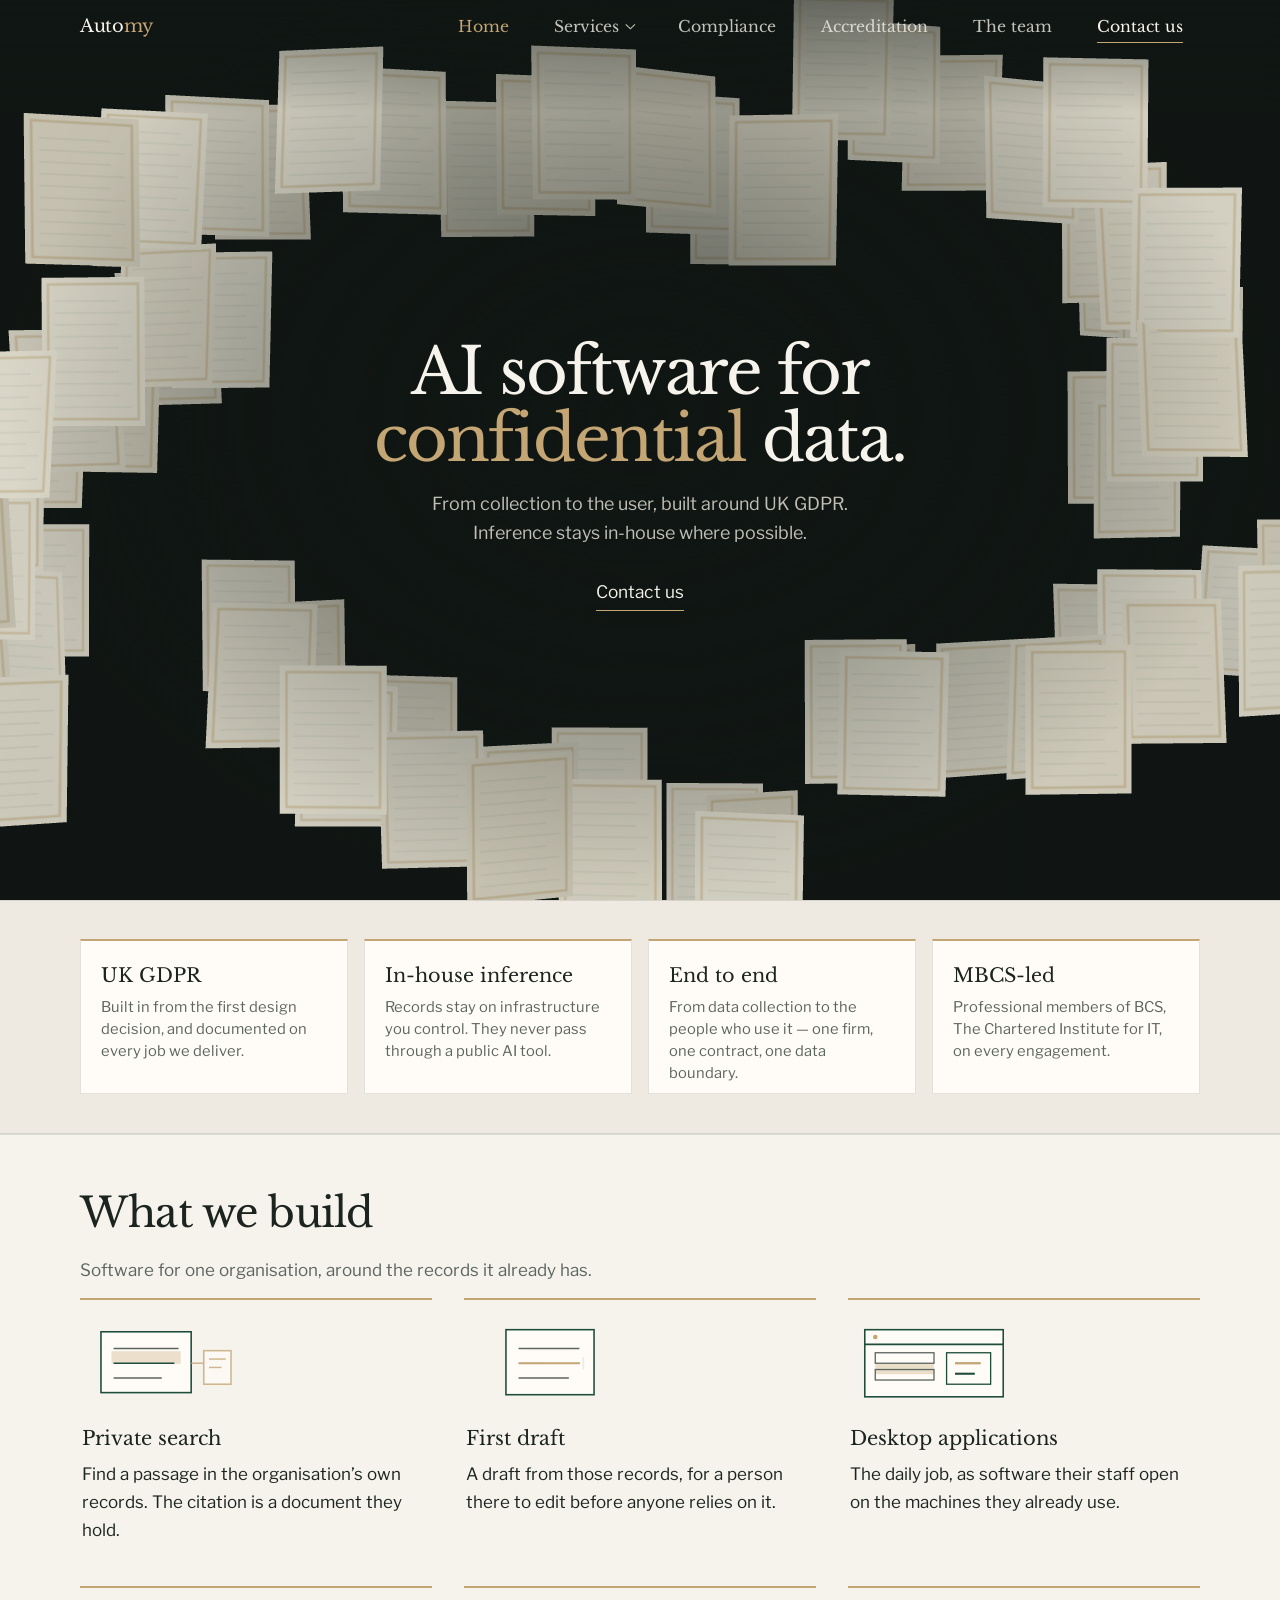
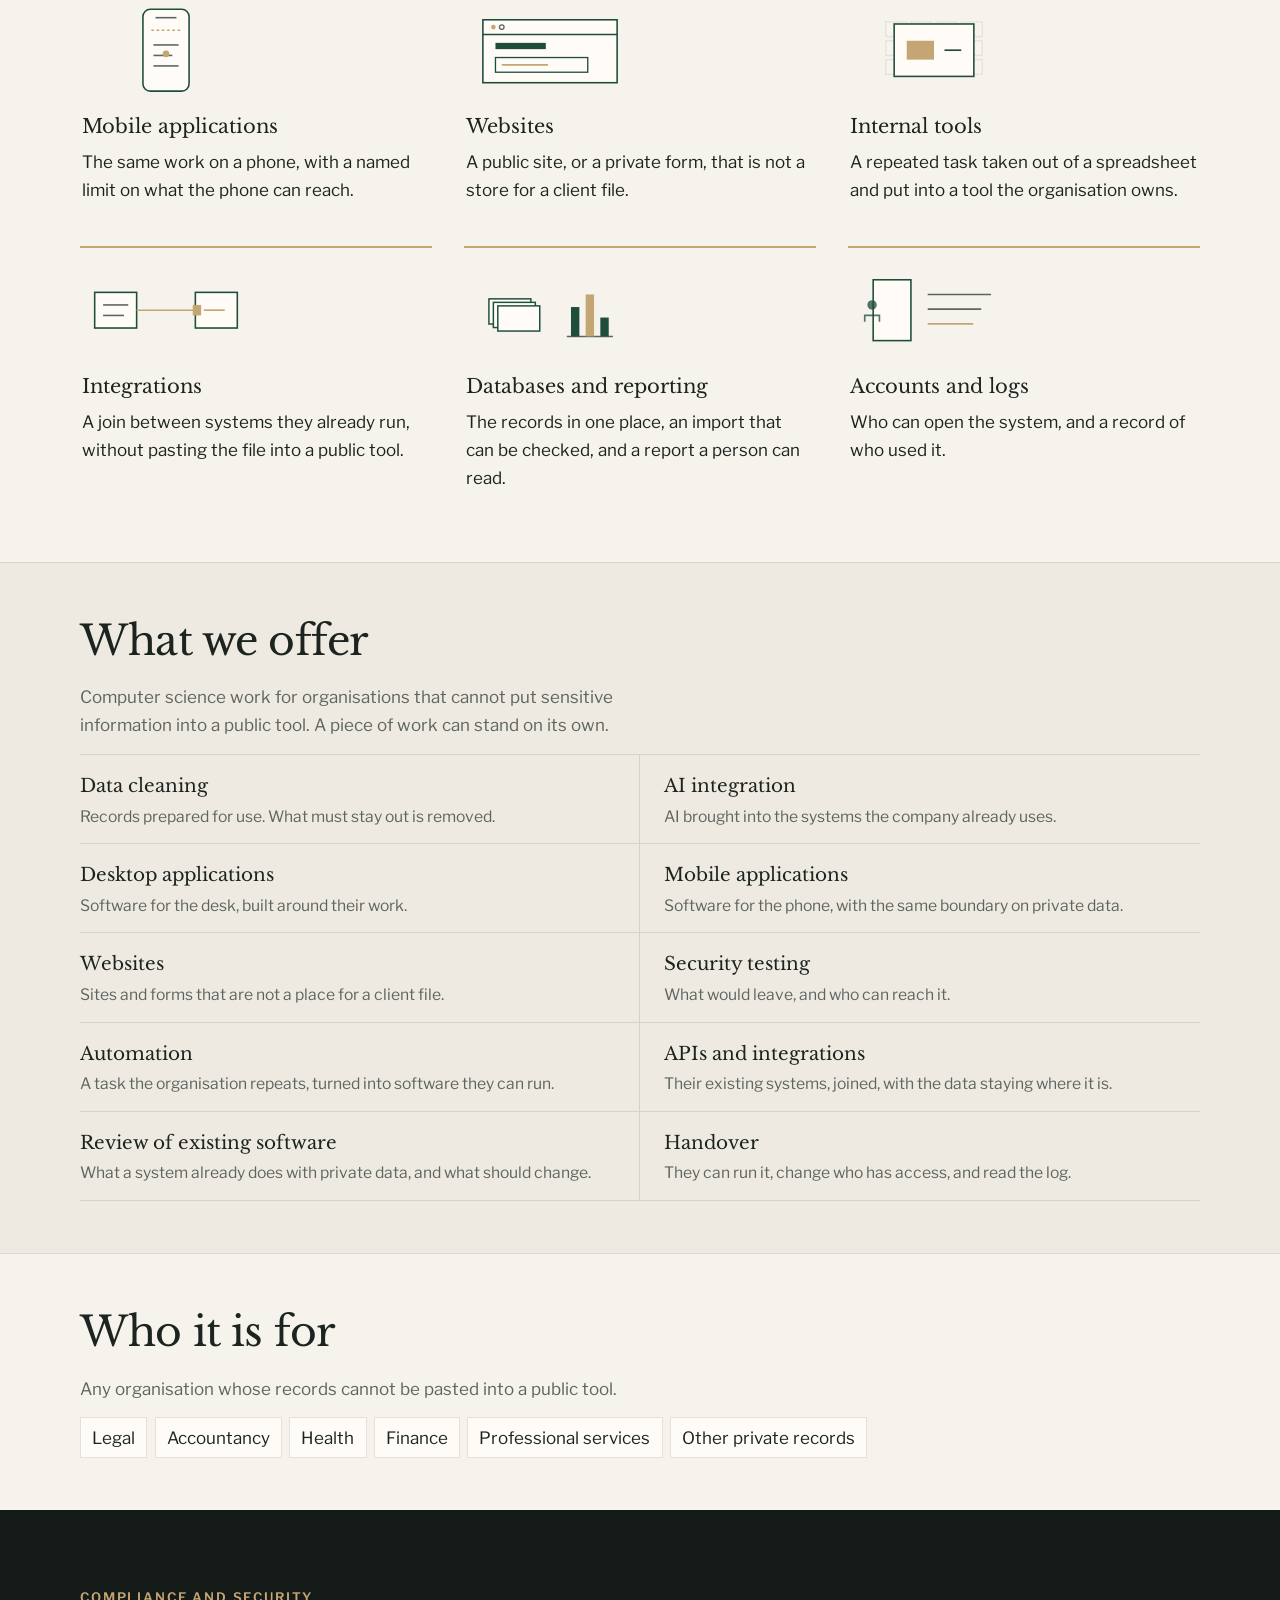
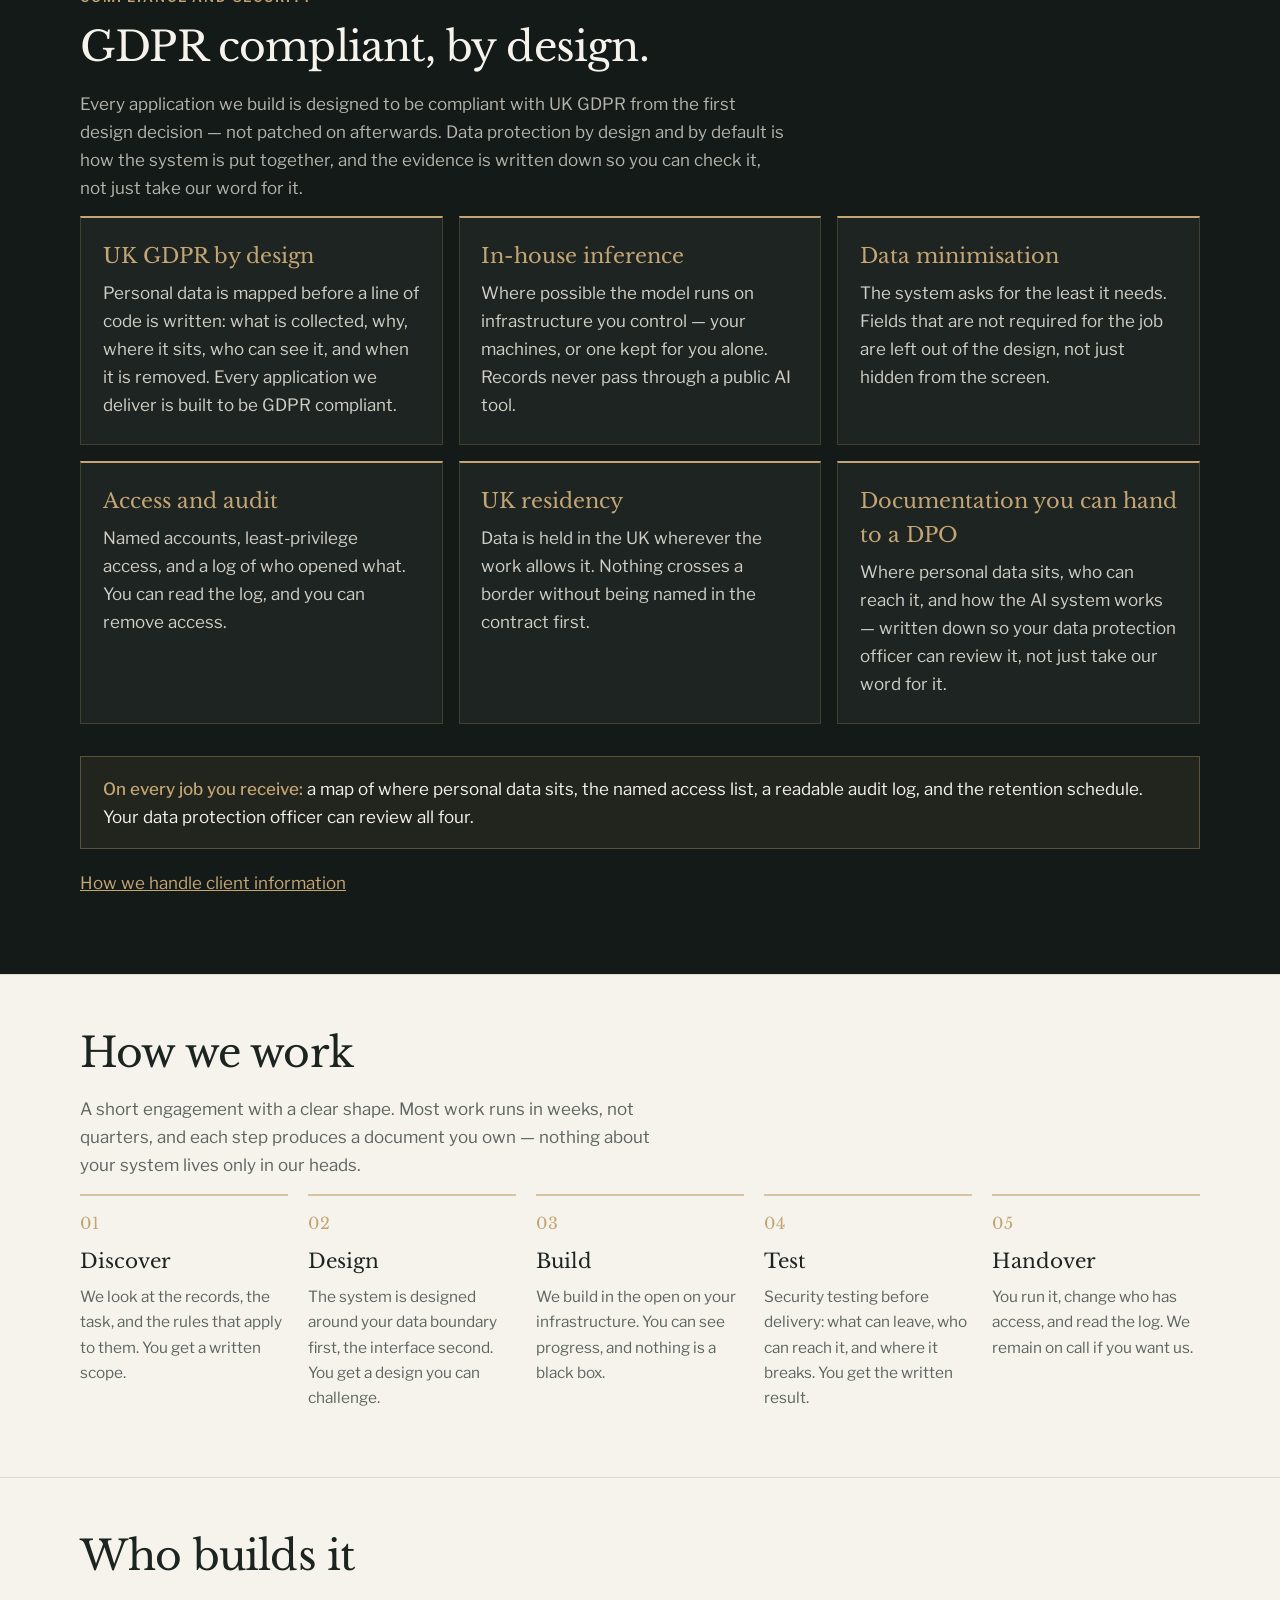
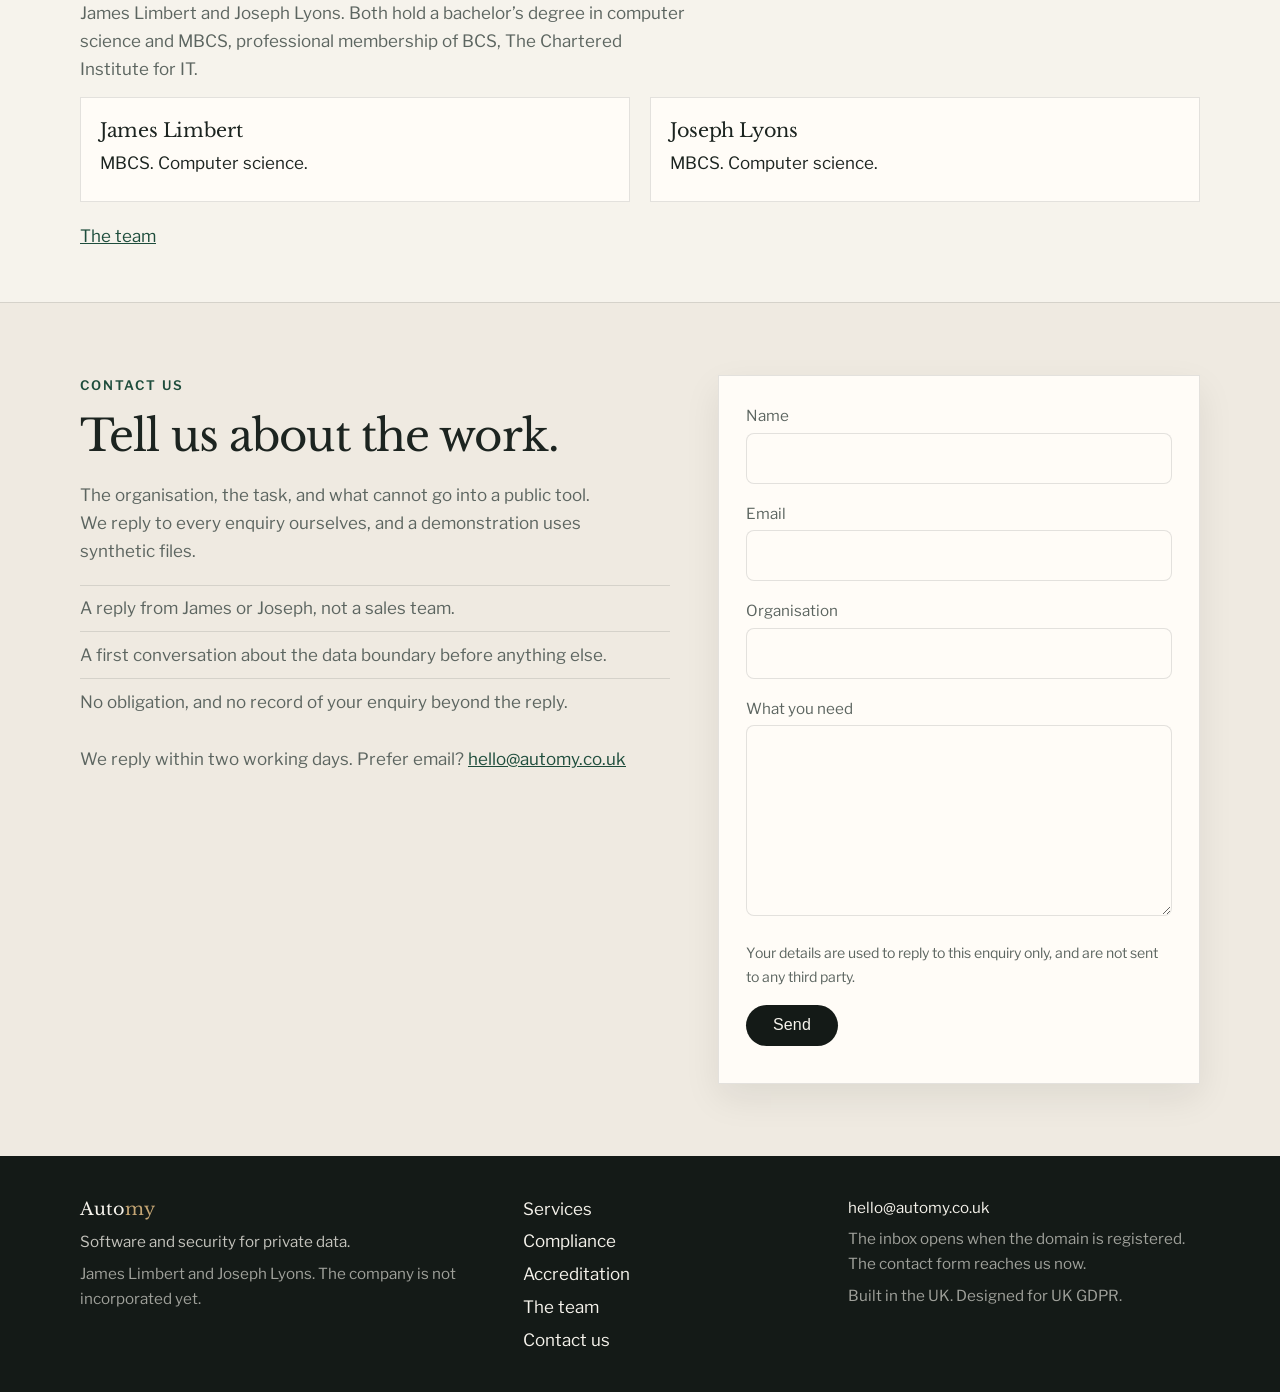
<file: index.html>
<!DOCTYPE html>
<html lang="en-GB">
<head>
  <meta charset="utf-8">
  <meta name="viewport" content="width=device-width, initial-scale=1">
  <title>Automy — AI integration for sensitive data</title>
  <meta name="description" content="Automy builds secure AI software end to end, from data collection to the user: designed around UK GDPR, with inference in-house where possible.">
  <link rel="preconnect" href="https://fonts.googleapis.com">
  <link rel="preconnect" href="https://fonts.gstatic.com" crossorigin>
  <link href="https://fonts.googleapis.com/css2?family=Libre+Baskerville:ital,wght@0,400;0,700;1,400&family=Libre+Franklin:ital,wght@0,400;0,500;0,600;1,400&display=swap" rel="stylesheet">
  <link rel="stylesheet" href="styles.css">
</head>
<body class="home">
  <a class="skip" href="#main">Skip to content</a>
  <header class="site-header">
    <div class="wrap bar">
      <a class="wordmark" href="index.html">Auto<span>my</span></a>
      <button class="menu-toggle" type="button" data-menu aria-expanded="false" aria-controls="primary-nav" aria-label="Menu"><span></span><span></span><span></span></button>
      <nav class="nav" id="primary-nav" data-nav aria-label="Primary">
        <a href="index.html" aria-current="page">Home</a>
        <div class="drop" data-drop>
          <button class="drop-btn" type="button" data-drop-btn aria-expanded="false" aria-controls="services-menu">Services</button>
          <div class="drop-panel" id="services-menu">
            <a href="services.html">All services</a>
            <a href="data-cleaning.html">Data cleaning</a>
            <a href="ai-integration.html">AI integration</a>
            <a href="desktop-applications.html">Desktop applications</a>
            <a href="mobile-applications.html">Mobile applications</a>
            <a href="websites.html">Websites</a>
            <a href="security-testing.html">Security testing</a>
          </div>
        </div>
        <a href="compliance.html">Compliance</a>
        <a href="accreditation.html">Accreditation</a>
        <a href="team.html">The team</a>
        <a href="#contact">Contact us</a>
      </nav>
    </div>
  </header>
  <main id="main">
    <section class="hero">
      <div class="hero-stage" data-chamber aria-hidden="true"></div>
      <div class="hero-scrim" aria-hidden="true"></div>
      <div class="wrap hero-copy">
        <h1>AI software for <span class="turn"><span data-turn>sensitive</span></span> data.</h1>
        <p class="lede">From collection to the user, built around UK GDPR. Inference stays in-house where possible.</p>
        <a class="button" href="#contact">Contact us</a>
      </div>
    </section>

    <section class="trustbar">
      <div class="wrap">
        <ul>
          <li><strong>UK GDPR</strong><span>Built in from the first design decision, and documented on every job we deliver.</span></li>
          <li><strong>In-house inference</strong><span>Records stay on infrastructure you control. They never pass through a public AI tool.</span></li>
          <li><strong>End to end</strong><span>From data collection to the people who use it — one firm, one contract, one data boundary.</span></li>
          <li><strong>MBCS-led</strong><span>Professional members of BCS, The Chartered Institute for IT, on every engagement.</span></li>
        </ul>
      </div>
    </section>

    <section>
      <div class="wrap">
        <h2>What we build</h2>
        <p class="intro">Software for one organisation, around the records it already has.</p>
        <ul class="examples">
          <li class="example">
            <figure class="sketch" aria-hidden="true">
              <svg viewBox="0 0 160 90">
                <rect x="18" y="16" width="86" height="58" fill="#fffcf7" stroke="#1e4d3c" stroke-width="1.5"/>
                <rect x="28" y="26" width="66" height="12" fill="#c4a574" opacity="0.2">
                  <animate attributeName="y" values="26;40;40;26" keyTimes="0;0.34;0.72;1" dur="5s" repeatCount="indefinite"/>
                  <animate attributeName="opacity" values="0.12;0.45;0.45;0.12" keyTimes="0;0.34;0.72;1" dur="5s" repeatCount="indefinite"/>
                </rect>
                <line x1="30" y1="32" x2="92" y2="32" stroke="#5c6560" stroke-width="1.5"/>
                <line x1="30" y1="46" x2="88" y2="46" stroke="#1e4d3c" stroke-width="1.6"/>
                <line x1="30" y1="60" x2="76" y2="60" stroke="#5c6560" stroke-width="1.5"/>
                <g opacity="0">
                  <line x1="104" y1="46" x2="116" y2="46" stroke="#c4a574" stroke-width="1.5"/>
                  <rect x="116" y="34" width="26" height="32" fill="#fffcf7" stroke="#c4a574" stroke-width="1.5"/>
                  <line x1="121" y1="42" x2="137" y2="42" stroke="#c4a574" stroke-width="1.4"/>
                  <line x1="121" y1="50" x2="133" y2="50" stroke="#c4a574" stroke-width="1.4"/>
                  <animate attributeName="opacity" values="0;0;1;1;0" keyTimes="0;0.36;0.52;0.78;1" dur="5s" repeatCount="indefinite"/>
                </g>
              </svg>
            </figure>
            <span>Private search</span>
            <p>Find a passage in the organisation’s own records. The citation is a document they hold.</p>
          </li>
          <li class="example">
            <figure class="sketch" aria-hidden="true">
              <svg viewBox="0 0 160 90">
                <rect x="38" y="14" width="84" height="62" fill="#fffcf7" stroke="#1e4d3c" stroke-width="1.5"/>
                <line x1="50" y1="32" x2="108" y2="32" stroke="#5c6560" stroke-width="1.5"/>
                <line x1="50" y1="46" x2="72" y2="46" stroke="#5c6560" stroke-width="1.5">
                  <animate attributeName="opacity" values="1;1;0;0;1" keyTimes="0;0.22;0.4;0.8;1" dur="5s" repeatCount="indefinite"/>
                </line>
                <line x1="50" y1="46" x2="112" y2="46" stroke="#c4a574" stroke-width="2" stroke-dasharray="62" stroke-dashoffset="62">
                  <animate attributeName="stroke-dashoffset" values="62;62;0;0;62" keyTimes="0;0.28;0.58;0.82;1" dur="5s" repeatCount="indefinite"/>
                </line>
                <line x1="50" y1="60" x2="98" y2="60" stroke="#5c6560" stroke-width="1.5"/>
                <line x1="74" y1="40" x2="74" y2="52" stroke="#1e4d3c" stroke-width="1.6">
                  <animate attributeName="x1" values="74;74;114;114;74" keyTimes="0;0.28;0.58;0.82;1" dur="5s" repeatCount="indefinite"/>
                  <animate attributeName="x2" values="74;74;114;114;74" keyTimes="0;0.28;0.58;0.82;1" dur="5s" repeatCount="indefinite"/>
                  <animate attributeName="opacity" values="1;0;1;0;1" dur="1.1s" repeatCount="indefinite"/>
                </line>
              </svg>
            </figure>
            <span>First draft</span>
            <p>A draft from those records, for a person there to edit before anyone relies on it.</p>
          </li>
          <li class="example">
            <figure class="sketch" aria-hidden="true">
              <svg viewBox="0 0 160 90">
                <rect x="14" y="14" width="132" height="64" fill="#fffcf7" stroke="#1e4d3c" stroke-width="1.5"/>
                <line x1="14" y1="28" x2="146" y2="28" stroke="#1e4d3c" stroke-width="1.5"/>
                <circle cx="24" cy="21" r="2.2" fill="#c4a574"/>
                <rect x="24" y="36" width="56" height="10" fill="#c4a574" opacity="0.35">
                  <animate attributeName="y" values="36;36;52;52;36" keyTimes="0;0.18;0.42;0.74;1" dur="5s" repeatCount="indefinite"/>
                </rect>
                <rect x="24" y="36" width="56" height="10" fill="none" stroke="#5c6560" stroke-width="1.25"/>
                <rect x="24" y="52" width="56" height="10" fill="none" stroke="#5c6560" stroke-width="1.25"/>
                <rect x="92" y="36" width="42" height="30" fill="none" stroke="#1e4d3c" stroke-width="1.25"/>
                <line x1="100" y1="46" x2="100" y2="46" stroke="#c4a574" stroke-width="2.2">
                  <animate attributeName="x2" values="100;100;126;126;100" keyTimes="0;0.42;0.62;0.82;1" dur="5s" repeatCount="indefinite"/>
                </line>
                <line x1="100" y1="56" x2="100" y2="56" stroke="#1e4d3c" stroke-width="2">
                  <animate attributeName="x2" values="100;100;120;120;100" keyTimes="0;0.5;0.7;0.82;1" dur="5s" repeatCount="indefinite"/>
                </line>
              </svg>
            </figure>
            <span>Desktop applications</span>
            <p>The daily job, as software their staff open on the machines they already use.</p>
          </li>
          <li class="example">
            <figure class="sketch" aria-hidden="true">
              <svg viewBox="0 0 160 90">
                <rect x="58" y="6" width="44" height="78" rx="7" fill="#fffcf7" stroke="#1e4d3c" stroke-width="1.5"/>
                <line x1="70" y1="14" x2="90" y2="14" stroke="#5c6560" stroke-width="1.5"/>
                <line x1="66" y1="26" x2="94" y2="26" stroke="#c4a574" stroke-width="1.6" stroke-dasharray="2.5 2.5"/>
                <line x1="68" y1="40" x2="92" y2="40" stroke="#5c6560" stroke-width="1.5"/>
                <line x1="68" y1="50" x2="86" y2="50" stroke="#5c6560" stroke-width="1.5"/>
                <line x1="68" y1="60" x2="92" y2="60" stroke="#5c6560" stroke-width="1.5"/>
                <circle cx="80" cy="70" r="3.2" fill="#c4a574">
                  <animate attributeName="cy" values="70;32;32;70" keyTimes="0;0.4;0.7;1" dur="5s" repeatCount="indefinite"/>
                </circle>
              </svg>
            </figure>
            <span>Mobile applications</span>
            <p>The same work on a phone, with a named limit on what the phone can reach.</p>
          </li>
          <li class="example">
            <figure class="sketch" aria-hidden="true">
              <svg viewBox="0 0 160 90">
                <rect x="16" y="16" width="128" height="60" fill="#fffcf7" stroke="#1e4d3c" stroke-width="1.5"/>
                <line x1="16" y1="30" x2="144" y2="30" stroke="#1e4d3c" stroke-width="1.5"/>
                <circle cx="26" cy="23" r="2.2" fill="#c4a574"/>
                <circle cx="34" cy="23" r="2.2" fill="none" stroke="#5c6560" stroke-width="1.2"/>
                <rect x="28" y="38" width="48" height="6" fill="#1e4d3c"/>
                <rect x="28" y="52" width="88" height="14" fill="none" stroke="#1e4d3c" stroke-width="1.25"/>
                <line x1="34" y1="59" x2="34" y2="59" stroke="#c4a574" stroke-width="1.7">
                  <animate attributeName="x2" values="34;34;86;86;34" keyTimes="0;0.2;0.55;0.8;1" dur="5s" repeatCount="indefinite"/>
                </line>
              </svg>
            </figure>
            <span>Websites</span>
            <p>A public site, or a private form, that is not a store for a client file.</p>
          </li>
          <li class="example">
            <figure class="sketch" aria-hidden="true">
              <svg viewBox="0 0 160 90">
                <g>
                  <rect x="34" y="18" width="20" height="14" fill="#fffcf7" stroke="#5c6560" stroke-width="1.2"/>
                  <rect x="58" y="18" width="20" height="14" fill="#fffcf7" stroke="#5c6560" stroke-width="1.2"/>
                  <rect x="82" y="18" width="20" height="14" fill="#fffcf7" stroke="#5c6560" stroke-width="1.2"/>
                  <rect x="106" y="18" width="20" height="14" fill="#fffcf7" stroke="#5c6560" stroke-width="1.2"/>
                  <rect x="34" y="36" width="20" height="14" fill="#fffcf7" stroke="#5c6560" stroke-width="1.2"/>
                  <rect x="58" y="36" width="20" height="14" fill="#fffcf7" stroke="#5c6560" stroke-width="1.2"/>
                  <rect x="82" y="36" width="20" height="14" fill="#fffcf7" stroke="#5c6560" stroke-width="1.2"/>
                  <rect x="106" y="36" width="20" height="14" fill="#fffcf7" stroke="#5c6560" stroke-width="1.2"/>
                  <rect x="34" y="54" width="20" height="14" fill="#fffcf7" stroke="#5c6560" stroke-width="1.2"/>
                  <rect x="58" y="54" width="20" height="14" fill="#fffcf7" stroke="#5c6560" stroke-width="1.2"/>
                  <rect x="82" y="54" width="20" height="14" fill="#fffcf7" stroke="#5c6560" stroke-width="1.2"/>
                  <rect x="106" y="54" width="20" height="14" fill="#fffcf7" stroke="#5c6560" stroke-width="1.2"/>
                  <animate attributeName="opacity" values="1;1;0;0;1" keyTimes="0;0.22;0.42;0.74;1" dur="5.4s" repeatCount="indefinite"/>
                </g>
                <g opacity="0">
                  <rect x="42" y="20" width="76" height="50" fill="#fffcf7" stroke="#1e4d3c" stroke-width="1.5"/>
                  <rect x="54" y="36" width="26" height="18" fill="#c4a574"/>
                  <line x1="90" y1="45" x2="106" y2="45" stroke="#1e4d3c" stroke-width="1.6" stroke-dasharray="16" stroke-dashoffset="16">
                    <animate attributeName="stroke-dashoffset" values="16;16;0;0;16" keyTimes="0;0.55;0.7;0.84;1" dur="5.4s" repeatCount="indefinite"/>
                  </line>
                  <animate attributeName="opacity" values="0;0;1;1;0" keyTimes="0;0.38;0.52;0.8;1" dur="5.4s" repeatCount="indefinite"/>
                </g>
              </svg>
            </figure>
            <span>Internal tools</span>
            <p>A repeated task taken out of a spreadsheet and put into a tool the organisation owns.</p>
          </li>
          <li class="example">
            <figure class="sketch" aria-hidden="true">
              <svg viewBox="0 0 160 90">
                <rect x="12" y="28" width="40" height="34" fill="#fffcf7" stroke="#1e4d3c" stroke-width="1.5"/>
                <line x1="20" y1="40" x2="44" y2="40" stroke="#5c6560" stroke-width="1.5"/>
                <line x1="20" y1="50" x2="40" y2="50" stroke="#5c6560" stroke-width="1.5"/>
                <rect x="108" y="28" width="40" height="34" fill="#fffcf7" stroke="#1e4d3c" stroke-width="1.5"/>
                <line x1="116" y1="45" x2="136" y2="45" stroke="#c4a574" stroke-width="1.6" stroke-dasharray="20" stroke-dashoffset="20">
                  <animate attributeName="stroke-dashoffset" values="20;20;0;0;20" keyTimes="0;0.55;0.7;0.84;1" dur="5s" repeatCount="indefinite"/>
                </line>
                <line x1="52" y1="45" x2="108" y2="45" stroke="#c4a574" stroke-width="1.5" stroke-dasharray="56" stroke-dashoffset="56">
                  <animate attributeName="stroke-dashoffset" values="56;0;0;0;56" keyTimes="0;0.24;0.8;0.9;1" dur="5s" repeatCount="indefinite"/>
                </line>
                <rect x="46" y="40" width="8" height="10" fill="#c4a574">
                  <animate attributeName="x" values="46;46;116;116;46" keyTimes="0;0.28;0.62;0.8;1" dur="5s" repeatCount="indefinite"/>
                </rect>
              </svg>
            </figure>
            <span>Integrations</span>
            <p>A join between systems they already run, without pasting the file into a public tool.</p>
          </li>
          <li class="example">
            <figure class="sketch" aria-hidden="true">
              <svg viewBox="0 0 160 90">
                <rect x="16" y="14" width="40" height="24" fill="#fffcf7" stroke="#1e4d3c" stroke-width="1.4">
                  <animateTransform attributeName="transform" type="translate" values="0 0;8 28;8 28;0 0" keyTimes="0;0.32;0.72;1" dur="5.2s" repeatCount="indefinite"/>
                </rect>
                <rect x="26" y="26" width="40" height="24" fill="#fffcf7" stroke="#1e4d3c" stroke-width="1.4">
                  <animateTransform attributeName="transform" type="translate" values="0 0;0 16;0 16;0 0" keyTimes="0;0.32;0.72;1" dur="5.2s" repeatCount="indefinite"/>
                </rect>
                <rect x="36" y="38" width="40" height="24" fill="#fffcf7" stroke="#1e4d3c" stroke-width="1.4">
                  <animateTransform attributeName="transform" type="translate" values="0 0;-8 4;-8 4;0 0" keyTimes="0;0.32;0.72;1" dur="5.2s" repeatCount="indefinite"/>
                </rect>
                <line x1="96" y1="70" x2="140" y2="70" stroke="#5c6560" stroke-width="1.4"/>
                <rect x="100" y="70" width="8" height="0" fill="#1e4d3c">
                  <animate attributeName="height" values="0;0;28;28;0" keyTimes="0;0.36;0.58;0.8;1" dur="5.2s" repeatCount="indefinite"/>
                  <animate attributeName="y" values="70;70;42;42;70" keyTimes="0;0.36;0.58;0.8;1" dur="5.2s" repeatCount="indefinite"/>
                </rect>
                <rect x="114" y="70" width="8" height="0" fill="#c4a574">
                  <animate attributeName="height" values="0;0;40;40;0" keyTimes="0;0.42;0.64;0.8;1" dur="5.2s" repeatCount="indefinite"/>
                  <animate attributeName="y" values="70;70;30;30;70" keyTimes="0;0.42;0.64;0.8;1" dur="5.2s" repeatCount="indefinite"/>
                </rect>
                <rect x="128" y="70" width="8" height="0" fill="#1e4d3c">
                  <animate attributeName="height" values="0;0;18;18;0" keyTimes="0;0.48;0.7;0.8;1" dur="5.2s" repeatCount="indefinite"/>
                  <animate attributeName="y" values="70;70;52;52;70" keyTimes="0;0.48;0.7;0.8;1" dur="5.2s" repeatCount="indefinite"/>
                </rect>
              </svg>
            </figure>
            <span>Databases and reporting</span>
            <p>The records in one place, an import that can be checked, and a report a person can read.</p>
          </li>
          <li class="example">
            <figure class="sketch" aria-hidden="true">
              <svg viewBox="0 0 160 90">
                <rect x="22" y="16" width="36" height="58" fill="#fffcf7" stroke="#1e4d3c" stroke-width="1.5"/>
                <g>
                  <circle cx="0" cy="0" r="4.5" fill="#1e4d3c"/>
                  <path d="M-7 16 v-6 h14 v6" fill="none" stroke="#1e4d3c" stroke-width="1.6"/>
                  <animateTransform attributeName="transform" type="translate" values="8 40;40 40;40 40;8 40" keyTimes="0;0.28;0.58;1" dur="5s" repeatCount="indefinite"/>
                  <animate attributeName="opacity" values="1;1;0.3;1" keyTimes="0;0.28;0.5;1" dur="5s" repeatCount="indefinite"/>
                </g>
                <line x1="74" y1="30" x2="138" y2="30" stroke="#5c6560" stroke-width="1.5" stroke-dasharray="64" stroke-dashoffset="64">
                  <animate attributeName="stroke-dashoffset" values="64;64;0;0;64" keyTimes="0;0.32;0.48;0.82;1" dur="5s" repeatCount="indefinite"/>
                </line>
                <line x1="74" y1="44" x2="128" y2="44" stroke="#5c6560" stroke-width="1.5" stroke-dasharray="54" stroke-dashoffset="54">
                  <animate attributeName="stroke-dashoffset" values="54;54;0;0;54" keyTimes="0;0.42;0.58;0.82;1" dur="5s" repeatCount="indefinite"/>
                </line>
                <line x1="74" y1="58" x2="120" y2="58" stroke="#c4a574" stroke-width="1.7" stroke-dasharray="46" stroke-dashoffset="46">
                  <animate attributeName="stroke-dashoffset" values="46;46;0;0;46" keyTimes="0;0.52;0.68;0.82;1" dur="5s" repeatCount="indefinite"/>
                </line>
              </svg>
            </figure>
            <span>Accounts and logs</span>
            <p>Who can open the system, and a record of who used it.</p>
          </li>
        </ul>
      </div>
    </section>

    <section class="band">
      <div class="wrap">
        <h2>What we offer</h2>
        <p class="intro">Computer science work for organisations that cannot put sensitive information into a public tool. A piece of work can stand on its own.</p>
        <ul class="offer">
          <li><a href="data-cleaning.html"><strong>Data cleaning</strong><p>Records prepared for use. What must stay out is removed.</p></a></li>
          <li><a href="ai-integration.html"><strong>AI integration</strong><p>AI brought into the systems the company already uses.</p></a></li>
          <li><a href="desktop-applications.html"><strong>Desktop applications</strong><p>Software for the desk, built around their work.</p></a></li>
          <li><a href="mobile-applications.html"><strong>Mobile applications</strong><p>Software for the phone, with the same boundary on private data.</p></a></li>
          <li><a href="websites.html"><strong>Websites</strong><p>Sites and forms that are not a place for a client file.</p></a></li>
          <li><a href="security-testing.html"><strong>Security testing</strong><p>What would leave, and who can reach it.</p></a></li>
          <li><strong>Automation</strong><p>A task the organisation repeats, turned into software they can run.</p></li>
          <li><strong>APIs and integrations</strong><p>Their existing systems, joined, with the data staying where it is.</p></li>
          <li><strong>Review of existing software</strong><p>What a system already does with private data, and what should change.</p></li>
          <li><strong>Handover</strong><p>They can run it, change who has access, and read the log.</p></li>
        </ul>
      </div>
    </section>

    <section>
      <div class="wrap">
        <h2>Who it is for</h2>
        <p class="intro">Any organisation whose records cannot be pasted into a public tool.</p>
        <ul class="sectors">
          <li>Legal</li>
          <li>Accountancy</li>
          <li>Health</li>
          <li>Finance</li>
          <li>Professional services</li>
          <li>Other private records</li>
        </ul>
      </div>
    </section>

    <section class="compliance" id="compliance">
      <div class="wrap">
        <p class="kicker">Compliance and security</p>
        <h2>GDPR compliant, by design.</h2>
        <p class="intro">Every application we build is designed to be compliant with UK GDPR from the first design decision — not patched on afterwards. Data protection by design and by default is how the system is put together, and the evidence is written down so you can check it, not just take our word for it.</p>
        <ul class="examples">
          <li class="example"><span>UK GDPR by design</span><p>Personal data is mapped before a line of code is written: what is collected, why, where it sits, who can see it, and when it is removed. Every application we deliver is built to be GDPR compliant.</p></li>
          <li class="example"><span>In-house inference</span><p>Where possible the model runs on infrastructure you control — your machines, or one kept for you alone. Records never pass through a public AI tool.</p></li>
          <li class="example"><span>Data minimisation</span><p>The system asks for the least it needs. Fields that are not required for the job are left out of the design, not just hidden from the screen.</p></li>
          <li class="example"><span>Access and audit</span><p>Named accounts, least-privilege access, and a log of who opened what. You can read the log, and you can remove access.</p></li>
          <li class="example"><span>UK residency</span><p>Data is held in the UK wherever the work allows it. Nothing crosses a border without being named in the contract first.</p></li>
          <li class="example"><span>Documentation you can hand to a DPO</span><p>Where personal data sits, who can reach it, and how the AI system works — written down so your data protection officer can review it, not just take our word for it.</p></li>
        </ul>
        <p class="compliance-note"><strong>On every job you receive:</strong> a map of where personal data sits, the named access list, a readable audit log, and the retention schedule. Your data protection officer can review all four.</p>
        <p class="aside"><a href="compliance.html">How we handle client information</a></p>
      </div>
    </section>

    <section>
      <div class="wrap">
        <h2>How we work</h2>
        <p class="intro">A short engagement with a clear shape. Most work runs in weeks, not quarters, and each step produces a document you own — nothing about your system lives only in our heads.</p>
        <ul class="steps">
          <li><strong>Discover</strong><p>We look at the records, the task, and the rules that apply to them. You get a written scope.</p></li>
          <li><strong>Design</strong><p>The system is designed around your data boundary first, the interface second. You get a design you can challenge.</p></li>
          <li><strong>Build</strong><p>We build in the open on your infrastructure. You can see progress, and nothing is a black box.</p></li>
          <li><strong>Test</strong><p>Security testing before delivery: what can leave, who can reach it, and where it breaks. You get the written result.</p></li>
          <li><strong>Handover</strong><p>You run it, change who has access, and read the log. We remain on call if you want us.</p></li>
        </ul>
      </div>
    </section>

    <section>
      <div class="wrap">
        <h2>Who builds it</h2>
        <p class="intro">James Limbert and Joseph Lyons. Both hold a bachelor’s degree in computer science and MBCS, professional membership of BCS, The Chartered Institute for IT.</p>
        <div class="people">
          <article class="person">
            <h3>James Limbert</h3>
            <p>MBCS. Computer science.</p>
          </article>
          <article class="person">
            <h3>Joseph Lyons</h3>
            <p>MBCS. Computer science.</p>
          </article>
        </div>
        <p class="aside"><a href="team.html">The team</a></p>
      </div>
    </section>

    <section class="contact-cta" id="contact">
      <div class="wrap split">
        <div>
          <p class="kicker">Contact us</p>
          <h2>Tell us about the work.</h2>
          <p class="intro">The organisation, the task, and what cannot go into a public tool. We reply to every enquiry ourselves, and a demonstration uses synthetic files.</p>
          <ul class="contact-points">
            <li>A reply from James or Joseph, not a sales team.</li>
            <li>A first conversation about the data boundary before anything else.</li>
            <li>No obligation, and no record of your enquiry beyond the reply.</li>
          </ul>
          <p class="aside">We reply within two working days. Prefer email? <a href="mailto:hello@automy.co.uk">hello@automy.co.uk</a></p>
        </div>
        <form class="contact-form" name="contact" method="POST" action="/thanks" data-netlify="true" netlify-honeypot="bot-field">
          <input type="hidden" name="form-name" value="contact" />
          <p class="hidden">
            <label>Do not fill this in: <input name="bot-field" /></label>
          </p>
          <p>
            <label for="cf-home-name">Name</label>
            <input id="cf-home-name" type="text" name="name" autocomplete="name" required>
          </p>
          <p>
            <label for="cf-home-email">Email</label>
            <input id="cf-home-email" type="email" name="email" autocomplete="email" required>
          </p>
          <p>
            <label for="cf-home-org">Organisation</label>
            <input id="cf-home-org" type="text" name="organisation" autocomplete="organization">
          </p>
          <p>
            <label for="cf-home-message">What you need</label>
            <textarea id="cf-home-message" name="message" rows="6" required></textarea>
          </p>
          <p class="form-note">Your details are used to reply to this enquiry only, and are not sent to any third party.</p>
          <p><button class="button solid" type="submit">Send</button></p>
        </form>
      </div>
    </section>
  </main>
  <footer class="site-footer">
    <div class="wrap">
      <div>
        <strong>Auto<span>my</span></strong>
        <p>Software and security for private data.</p>
        <p class="quiet">James Limbert and Joseph Lyons. The company is not incorporated yet.</p>
      </div>
      <nav aria-label="Footer">
        <a href="services.html">Services</a>
        <a href="compliance.html">Compliance</a>
        <a href="accreditation.html">Accreditation</a>
        <a href="team.html">The team</a>
        <a href="#contact">Contact us</a>
      </nav>
      <div>
        <p><a href="mailto:hello@automy.co.uk">hello@automy.co.uk</a></p>
        <p class="quiet">The inbox opens when the domain is registered. The contact form reaches us now.</p>
        <p class="quiet">Built in the UK. Designed for UK GDPR.</p>
      </div>
    </div>
  </footer>
  <script src="vendor/three.min.js"></script>
  <script src="chamber.js"></script>
  <script src="site.js"></script>
</body>
</html>
</file>
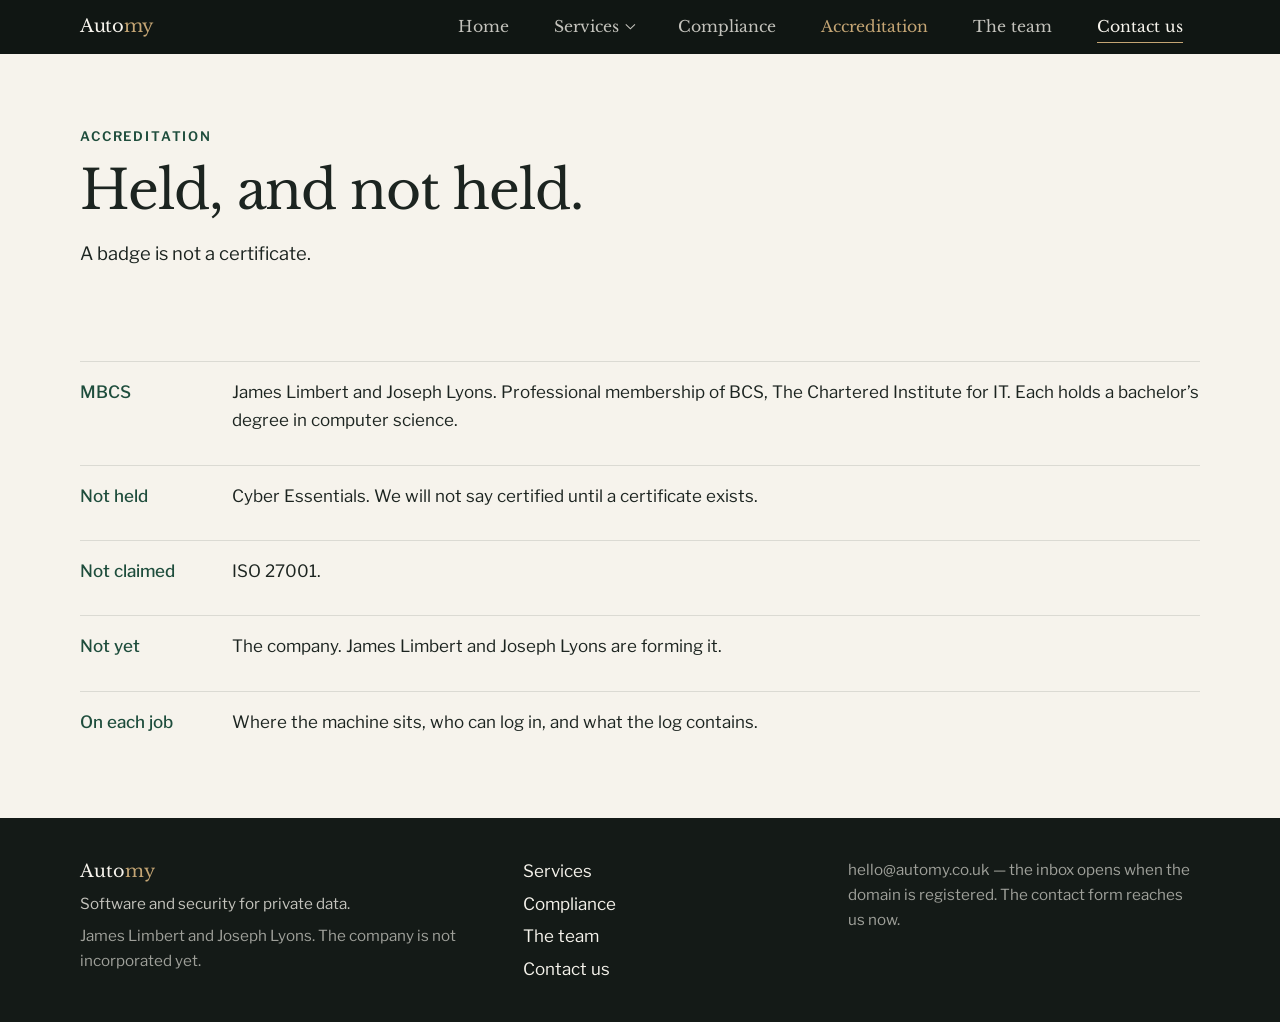
<file: accreditation.html>
<!DOCTYPE html>
<html lang="en-GB">
<head>
  <meta charset="utf-8">
  <meta name="viewport" content="width=device-width, initial-scale=1">
  <title>Accreditation — Automy</title>
  <meta name="description" content="What Automy holds, and what it will not put on the site until a certificate exists.">
  <link rel="preconnect" href="https://fonts.googleapis.com">
  <link rel="preconnect" href="https://fonts.gstatic.com" crossorigin>
  <link href="https://fonts.googleapis.com/css2?family=Libre+Baskerville:ital,wght@0,400;0,700;1,400&family=Libre+Franklin:ital,wght@0,400;0,500;0,600;1,400&display=swap" rel="stylesheet">
  <link rel="stylesheet" href="styles.css">
</head>
<body>
  <a class="skip" href="#main">Skip to content</a>
  <header class="site-header">
    <div class="wrap bar">
      <a class="wordmark" href="index.html">Auto<span>my</span></a>
      <button class="menu-toggle" type="button" data-menu aria-expanded="false" aria-controls="primary-nav" aria-label="Menu"><span></span><span></span><span></span></button>
      <nav class="nav" id="primary-nav" data-nav aria-label="Primary">
        <a href="index.html">Home</a>
        <div class="drop" data-drop>
          <button class="drop-btn" type="button" data-drop-btn aria-expanded="false" aria-controls="services-menu">Services</button>
          <div class="drop-panel" id="services-menu">
            <a href="services.html">All services</a>
            <a href="data-cleaning.html">Data cleaning</a>
            <a href="ai-integration.html">AI integration</a>
            <a href="desktop-applications.html">Desktop applications</a>
            <a href="mobile-applications.html">Mobile applications</a>
            <a href="websites.html">Websites</a>
            <a href="security-testing.html">Security testing</a>
          </div>
        </div>
        <a href="compliance.html">Compliance</a>
        <a href="accreditation.html" aria-current="page">Accreditation</a>
        <a href="team.html">The team</a>
        <a href="contact.html#contact">Contact us</a>
      </nav>
    </div>
  </header>

  <main id="main">
    <div class="page-head">
      <div class="wrap">
        <p class="kicker">Accreditation</p>
        <h1>Held, and not held.</h1>
        <p class="lede">A badge is not a certificate.</p>
      </div>
    </div>
    <section>
      <div class="wrap">
        <div class="status"><strong>MBCS</strong><p>James Limbert and Joseph Lyons. Professional membership of BCS, The Chartered Institute for IT. Each holds a bachelor’s degree in computer science.</p></div>
        <div class="status"><strong>Not held</strong><p>Cyber Essentials. We will not say certified until a certificate exists.</p></div>
        <div class="status"><strong>Not claimed</strong><p>ISO 27001.</p></div>
        <div class="status"><strong>Not yet</strong><p>The company. James Limbert and Joseph Lyons are forming it.</p></div>
        <div class="status"><strong>On each job</strong><p>Where the machine sits, who can log in, and what the log contains.</p></div>
      </div>
    </section>
  </main>

  <footer class="site-footer">
    <div class="wrap">
      <div>
        <strong>Auto<span>my</span></strong>
        <p>Software and security for private data.</p>
        <p class="quiet">James Limbert and Joseph Lyons. The company is not incorporated yet.</p>
      </div>
      <nav aria-label="Footer">
        <a href="services.html">Services</a>
        <a href="compliance.html">Compliance</a>
        <a href="team.html">The team</a>
        <a href="contact.html#contact">Contact us</a>
      </nav>
      <p class="quiet">hello@automy.co.uk — the inbox opens when the domain is registered. The contact form reaches us now.</p>
    </div>
  </footer>
  <script src="site.js"></script>
</body>
</html>
</file>
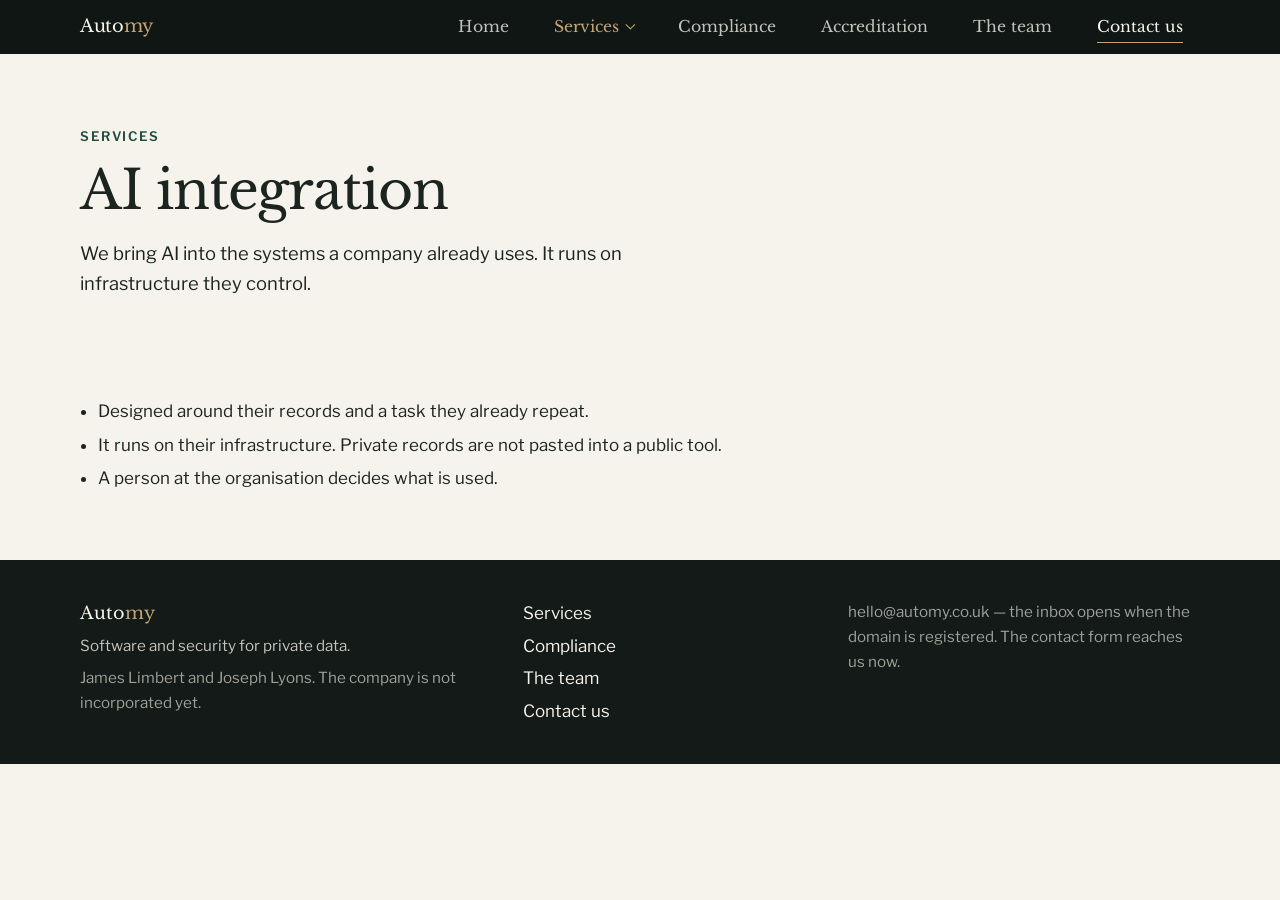
<file: ai-integration.html>
<!DOCTYPE html>
<html lang="en-GB">
<head>
  <meta charset="utf-8">
  <meta name="viewport" content="width=device-width, initial-scale=1">
  <title>AI integration — Automy</title>
  <meta name="description" content="AI brought into the systems a company already uses, on infrastructure they control, with a person there deciding what is used.">
  <link rel="preconnect" href="https://fonts.googleapis.com">
  <link rel="preconnect" href="https://fonts.gstatic.com" crossorigin>
  <link href="https://fonts.googleapis.com/css2?family=Libre+Baskerville:ital,wght@0,400;0,700;1,400&family=Libre+Franklin:ital,wght@0,400;0,500;0,600;1,400&display=swap" rel="stylesheet">
  <link rel="stylesheet" href="styles.css">
</head>
<body>
  <a class="skip" href="#main">Skip to content</a>
  <header class="site-header">
    <div class="wrap bar">
      <a class="wordmark" href="index.html">Auto<span>my</span></a>
      <button class="menu-toggle" type="button" data-menu aria-expanded="false" aria-controls="primary-nav" aria-label="Menu"><span></span><span></span><span></span></button>
      <nav class="nav" id="primary-nav" data-nav aria-label="Primary">
        <a href="index.html">Home</a>
        <div class="drop is-current" data-drop>
          <button class="drop-btn" type="button" data-drop-btn aria-expanded="false" aria-controls="services-menu">Services</button>
          <div class="drop-panel" id="services-menu">
            <a href="services.html">All services</a>
            <a href="data-cleaning.html">Data cleaning</a>
            <a href="ai-integration.html" aria-current="page">AI integration</a>
            <a href="desktop-applications.html">Desktop applications</a>
            <a href="mobile-applications.html">Mobile applications</a>
            <a href="websites.html">Websites</a>
            <a href="security-testing.html">Security testing</a>
          </div>
        </div>
        <a href="compliance.html">Compliance</a>
        <a href="accreditation.html">Accreditation</a>
        <a href="team.html">The team</a>
        <a href="contact.html#contact">Contact us</a>
      </nav>
    </div>
  </header>

  <main id="main">
    <div class="page-head">
      <div class="wrap">
        <p class="kicker">Services</p>
        <h1>AI integration</h1>
        <p class="lede">We bring AI into the systems a company already uses. It runs on infrastructure they control.</p>
      </div>
    </div>
    <section>
      <div class="wrap">
        <ul class="clean">
          <li>Designed around their records and a task they already repeat.</li>
          <li>It runs on their infrastructure. Private records are not pasted into a public tool.</li>
          <li>A person at the organisation decides what is used.</li>
        </ul>
      </div>
    </section>
  </main>

  <footer class="site-footer">
    <div class="wrap">
      <div>
        <strong>Auto<span>my</span></strong>
        <p>Software and security for private data.</p>
        <p class="quiet">James Limbert and Joseph Lyons. The company is not incorporated yet.</p>
      </div>
      <nav aria-label="Footer">
        <a href="services.html">Services</a>
        <a href="compliance.html">Compliance</a>
        <a href="team.html">The team</a>
        <a href="contact.html#contact">Contact us</a>
      </nav>
      <p class="quiet">hello@automy.co.uk — the inbox opens when the domain is registered. The contact form reaches us now.</p>
    </div>
  </footer>
  <script src="site.js"></script>
</body>
</html>
</file>
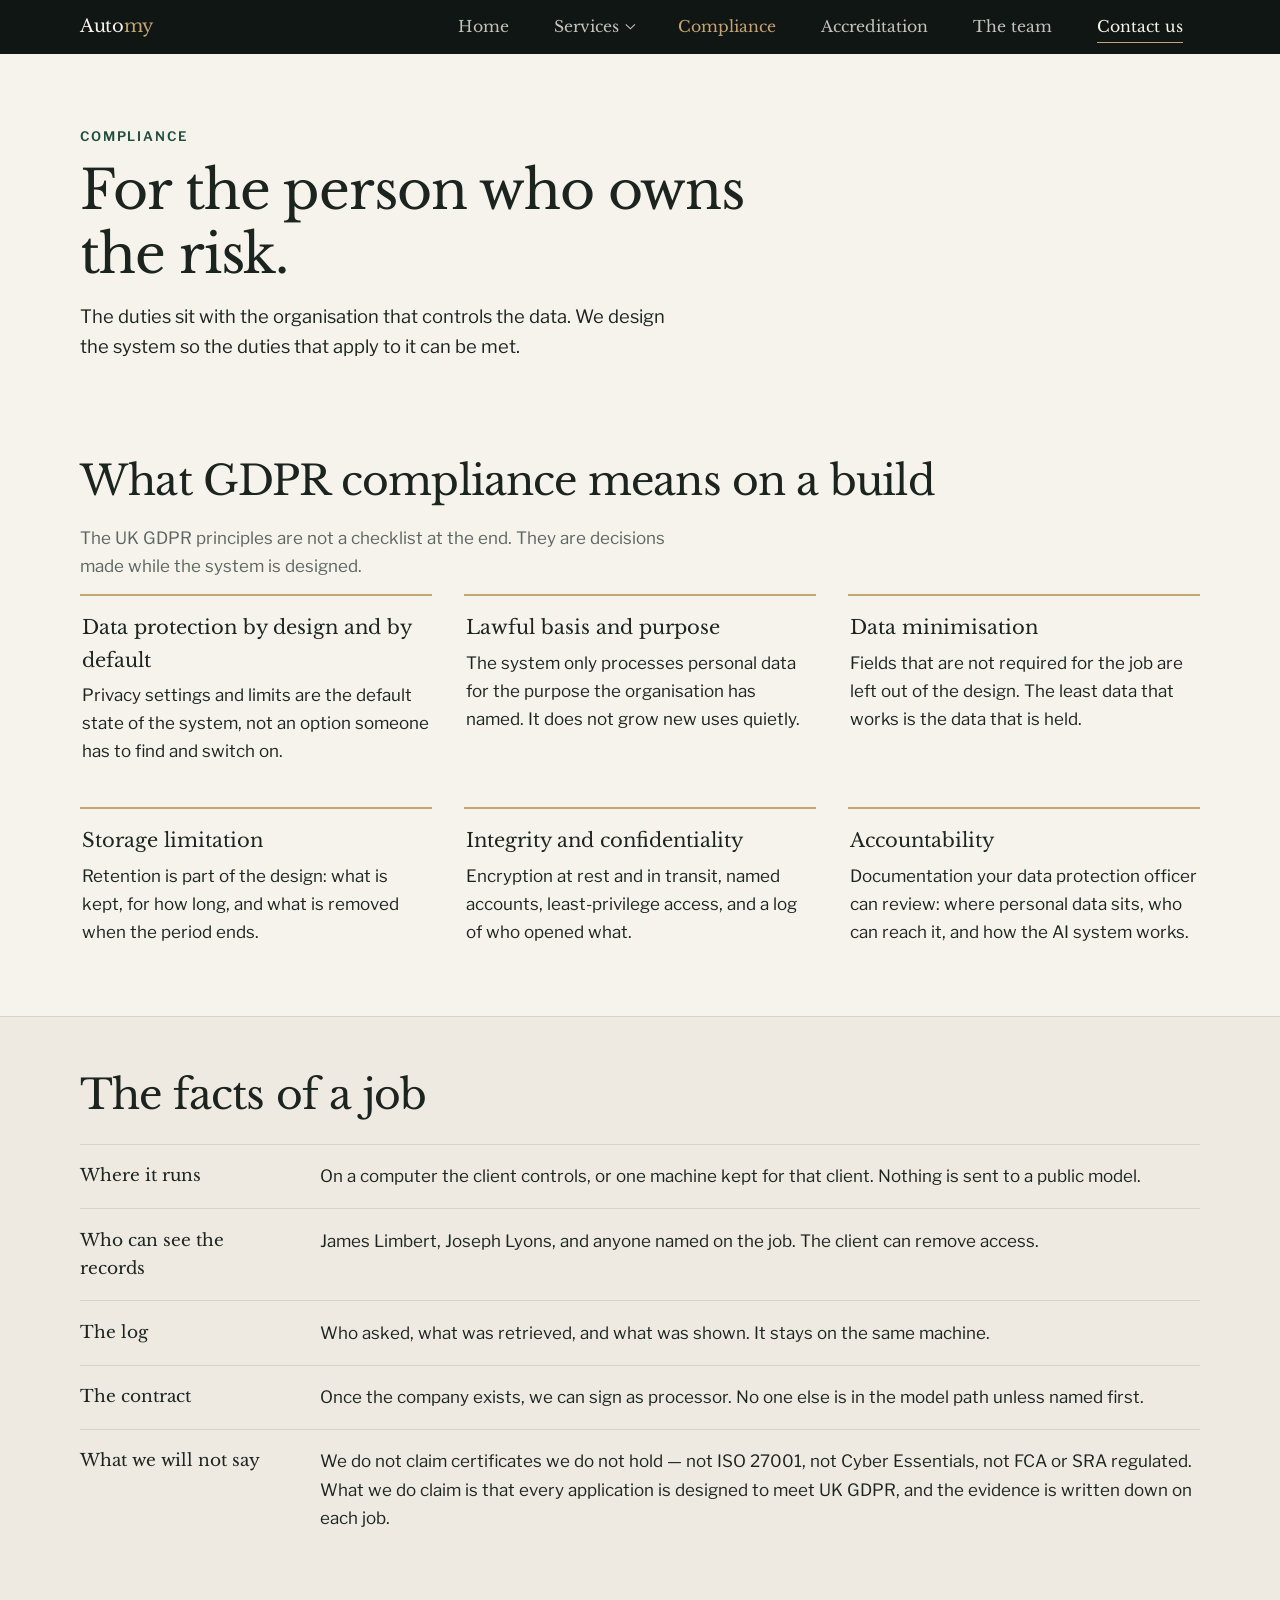
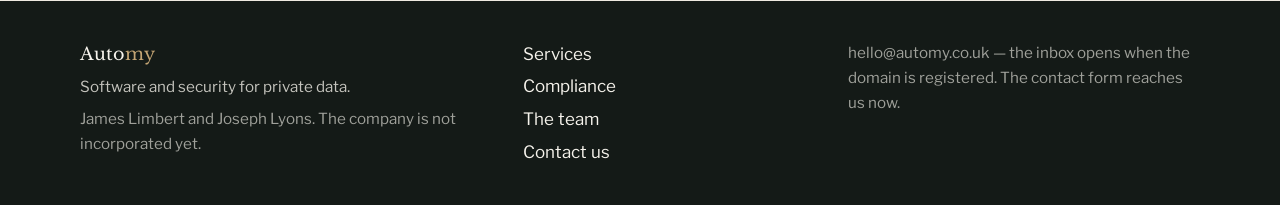
<file: compliance.html>
<!DOCTYPE html>
<html lang="en-GB">
<head>
  <meta charset="utf-8">
  <meta name="viewport" content="width=device-width, initial-scale=1">
  <title>Compliance — Automy</title>
  <meta name="description" content="How Automy handles client information: UK GDPR by design, in-house inference, and what we will not claim.">
  <link rel="preconnect" href="https://fonts.googleapis.com">
  <link rel="preconnect" href="https://fonts.gstatic.com" crossorigin>
  <link href="https://fonts.googleapis.com/css2?family=Libre+Baskerville:ital,wght@0,400;0,700;1,400&family=Libre+Franklin:ital,wght@0,400;0,500;0,600;1,400&display=swap" rel="stylesheet">
  <link rel="stylesheet" href="styles.css">
</head>
<body>
  <a class="skip" href="#main">Skip to content</a>
  <header class="site-header">
    <div class="wrap bar">
      <a class="wordmark" href="index.html">Auto<span>my</span></a>
      <button class="menu-toggle" type="button" data-menu aria-expanded="false" aria-controls="primary-nav" aria-label="Menu"><span></span><span></span><span></span></button>
      <nav class="nav" id="primary-nav" data-nav aria-label="Primary">
        <a href="index.html">Home</a>
        <div class="drop" data-drop>
          <button class="drop-btn" type="button" data-drop-btn aria-expanded="false" aria-controls="services-menu">Services</button>
          <div class="drop-panel" id="services-menu">
            <a href="services.html">All services</a>
            <a href="data-cleaning.html">Data cleaning</a>
            <a href="ai-integration.html">AI integration</a>
            <a href="desktop-applications.html">Desktop applications</a>
            <a href="mobile-applications.html">Mobile applications</a>
            <a href="websites.html">Websites</a>
            <a href="security-testing.html">Security testing</a>
          </div>
        </div>
        <a href="compliance.html" aria-current="page">Compliance</a>
        <a href="accreditation.html">Accreditation</a>
        <a href="team.html">The team</a>
        <a href="contact.html#contact">Contact us</a>
      </nav>
    </div>
  </header>

  <main id="main">
    <div class="page-head">
      <div class="wrap">
        <p class="kicker">Compliance</p>
        <h1>For the person who owns the risk.</h1>
        <p class="lede">The duties sit with the organisation that controls the data. We design the system so the duties that apply to it can be met.</p>
      </div>
    </div>
    <section>
      <div class="wrap">
        <h2>What GDPR compliance means on a build</h2>
        <p class="intro">The UK GDPR principles are not a checklist at the end. They are decisions made while the system is designed.</p>
        <ul class="examples">
          <li class="example"><span>Data protection by design and by default</span><p>Privacy settings and limits are the default state of the system, not an option someone has to find and switch on.</p></li>
          <li class="example"><span>Lawful basis and purpose</span><p>The system only processes personal data for the purpose the organisation has named. It does not grow new uses quietly.</p></li>
          <li class="example"><span>Data minimisation</span><p>Fields that are not required for the job are left out of the design. The least data that works is the data that is held.</p></li>
          <li class="example"><span>Storage limitation</span><p>Retention is part of the design: what is kept, for how long, and what is removed when the period ends.</p></li>
          <li class="example"><span>Integrity and confidentiality</span><p>Encryption at rest and in transit, named accounts, least-privilege access, and a log of who opened what.</p></li>
          <li class="example"><span>Accountability</span><p>Documentation your data protection officer can review: where personal data sits, who can reach it, and how the AI system works.</p></li>
        </ul>
      </div>
    </section>
    <section class="band">
      <div class="wrap">
        <h2>The facts of a job</h2>
        <dl class="answers">
          <div>
            <dt>Where it runs</dt>
            <dd>On a computer the client controls, or one machine kept for that client. Nothing is sent to a public model.</dd>
          </div>
          <div>
            <dt>Who can see the records</dt>
            <dd>James Limbert, Joseph Lyons, and anyone named on the job. The client can remove access.</dd>
          </div>
          <div>
            <dt>The log</dt>
            <dd>Who asked, what was retrieved, and what was shown. It stays on the same machine.</dd>
          </div>
          <div>
            <dt>The contract</dt>
            <dd>Once the company exists, we can sign as processor. No one else is in the model path unless named first.</dd>
          </div>
          <div>
            <dt>What we will not say</dt>
            <dd>We do not claim certificates we do not hold — not ISO 27001, not Cyber Essentials, not FCA or SRA regulated. What we do claim is that every application is designed to meet UK GDPR, and the evidence is written down on each job.</dd>
          </div>
        </dl>
      </div>
    </section>
  </main>

  <footer class="site-footer">
    <div class="wrap">
      <div>
        <strong>Auto<span>my</span></strong>
        <p>Software and security for private data.</p>
        <p class="quiet">James Limbert and Joseph Lyons. The company is not incorporated yet.</p>
      </div>
      <nav aria-label="Footer">
        <a href="services.html">Services</a>
        <a href="compliance.html">Compliance</a>
        <a href="team.html">The team</a>
        <a href="contact.html#contact">Contact us</a>
      </nav>
      <p class="quiet">hello@automy.co.uk — the inbox opens when the domain is registered. The contact form reaches us now.</p>
    </div>
  </footer>
  <script src="site.js"></script>
</body>
</html>
</file>
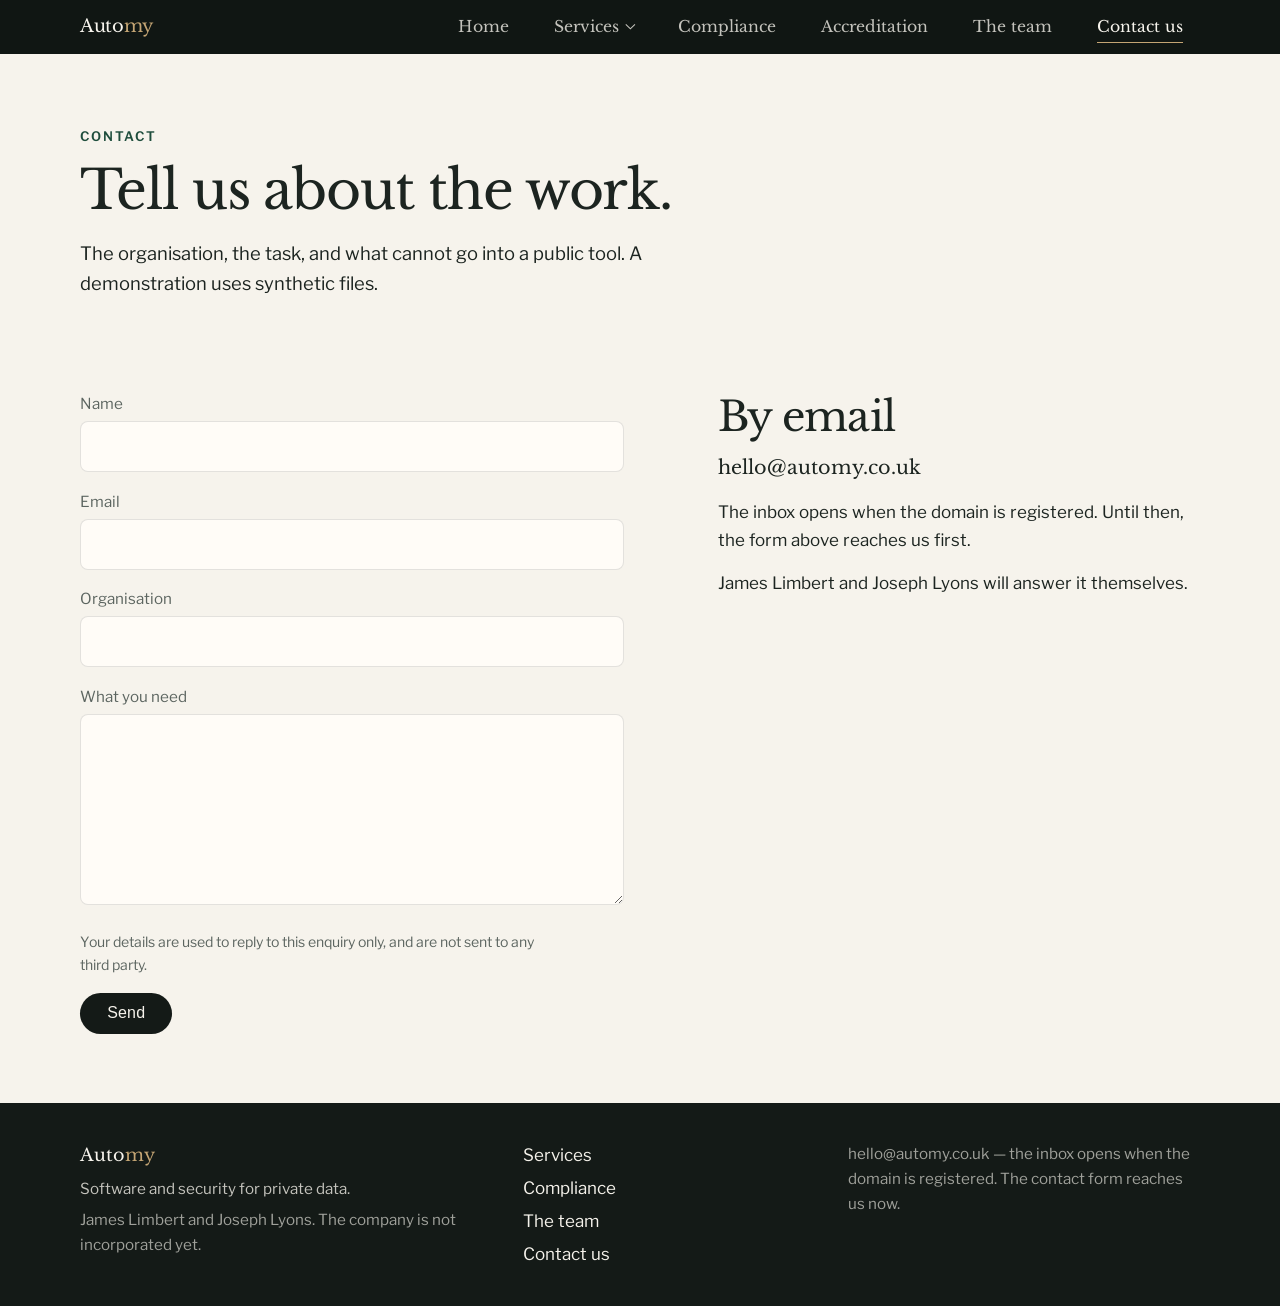
<file: contact.html>
<!DOCTYPE html>
<html lang="en-GB">
<head>
  <meta charset="utf-8">
  <meta name="viewport" content="width=device-width, initial-scale=1">
  <title>Contact — Automy</title>
  <meta name="description" content="Contact Automy about secure AI software development. The form reaches us now; the email inbox opens when the domain is registered.">
  <link rel="preconnect" href="https://fonts.googleapis.com">
  <link rel="preconnect" href="https://fonts.gstatic.com" crossorigin>
  <link href="https://fonts.googleapis.com/css2?family=Libre+Baskerville:ital,wght@0,400;0,700;1,400&family=Libre+Franklin:ital,wght@0,400;0,500;0,600;1,400&display=swap" rel="stylesheet">
  <link rel="stylesheet" href="styles.css">
</head>
<body>
  <a class="skip" href="#main">Skip to content</a>
  <header class="site-header">
    <div class="wrap bar">
      <a class="wordmark" href="index.html">Auto<span>my</span></a>
      <button class="menu-toggle" type="button" data-menu aria-expanded="false" aria-controls="primary-nav" aria-label="Menu"><span></span><span></span><span></span></button>
      <nav class="nav" id="primary-nav" data-nav aria-label="Primary">
        <a href="index.html">Home</a>
        <div class="drop" data-drop>
          <button class="drop-btn" type="button" data-drop-btn aria-expanded="false" aria-controls="services-menu">Services</button>
          <div class="drop-panel" id="services-menu">
            <a href="services.html">All services</a>
            <a href="data-cleaning.html">Data cleaning</a>
            <a href="ai-integration.html">AI integration</a>
            <a href="desktop-applications.html">Desktop applications</a>
            <a href="mobile-applications.html">Mobile applications</a>
            <a href="websites.html">Websites</a>
            <a href="security-testing.html">Security testing</a>
          </div>
        </div>
        <a href="compliance.html">Compliance</a>
        <a href="accreditation.html">Accreditation</a>
        <a href="team.html">The team</a>
        <a href="#contact" aria-current="page">Contact us</a>
      </nav>
    </div>
  </header>

  <main id="main">
    <div class="page-head">
      <div class="wrap">
        <p class="kicker">Contact</p>
        <h1>Tell us about the work.</h1>
        <p class="lede">The organisation, the task, and what cannot go into a public tool. A demonstration uses synthetic files.</p>
      </div>
    </div>
    <section id="contact">
      <div class="wrap split">
        <form class="contact-form" name="contact" method="POST" action="/thanks" data-netlify="true" netlify-honeypot="bot-field">
          <input type="hidden" name="form-name" value="contact" />
          <p class="hidden">
            <label>Do not fill this in: <input name="bot-field" /></label>
          </p>
          <p>
            <label for="cf-name">Name</label>
            <input id="cf-name" type="text" name="name" autocomplete="name" required>
          </p>
          <p>
            <label for="cf-email">Email</label>
            <input id="cf-email" type="email" name="email" autocomplete="email" required>
          </p>
          <p>
            <label for="cf-org">Organisation</label>
            <input id="cf-org" type="text" name="organisation" autocomplete="organization">
          </p>
          <p>
            <label for="cf-message">What you need</label>
            <textarea id="cf-message" name="message" rows="6" required></textarea>
          </p>
          <p class="form-note">Your details are used to reply to this enquiry only, and are not sent to any third party.</p>
          <p><button class="button solid" type="submit">Send</button></p>
        </form>
        <div class="contact-aside">
          <h2>By email</h2>
          <p class="address">hello@automy.co.uk</p>
          <p>The inbox opens when the domain is registered. Until then, the form above reaches us first.</p>
          <p>James Limbert and Joseph Lyons will answer it themselves.</p>
        </div>
      </div>
    </section>
  </main>

  <footer class="site-footer">
    <div class="wrap">
      <div>
        <strong>Auto<span>my</span></strong>
        <p>Software and security for private data.</p>
        <p class="quiet">James Limbert and Joseph Lyons. The company is not incorporated yet.</p>
      </div>
      <nav aria-label="Footer">
        <a href="services.html">Services</a>
        <a href="compliance.html">Compliance</a>
        <a href="team.html">The team</a>
        <a href="contact.html#contact">Contact us</a>
      </nav>
      <p class="quiet">hello@automy.co.uk — the inbox opens when the domain is registered. The contact form reaches us now.</p>
    </div>
  </footer>
  <script src="site.js"></script>
</body>
</html>
</file>
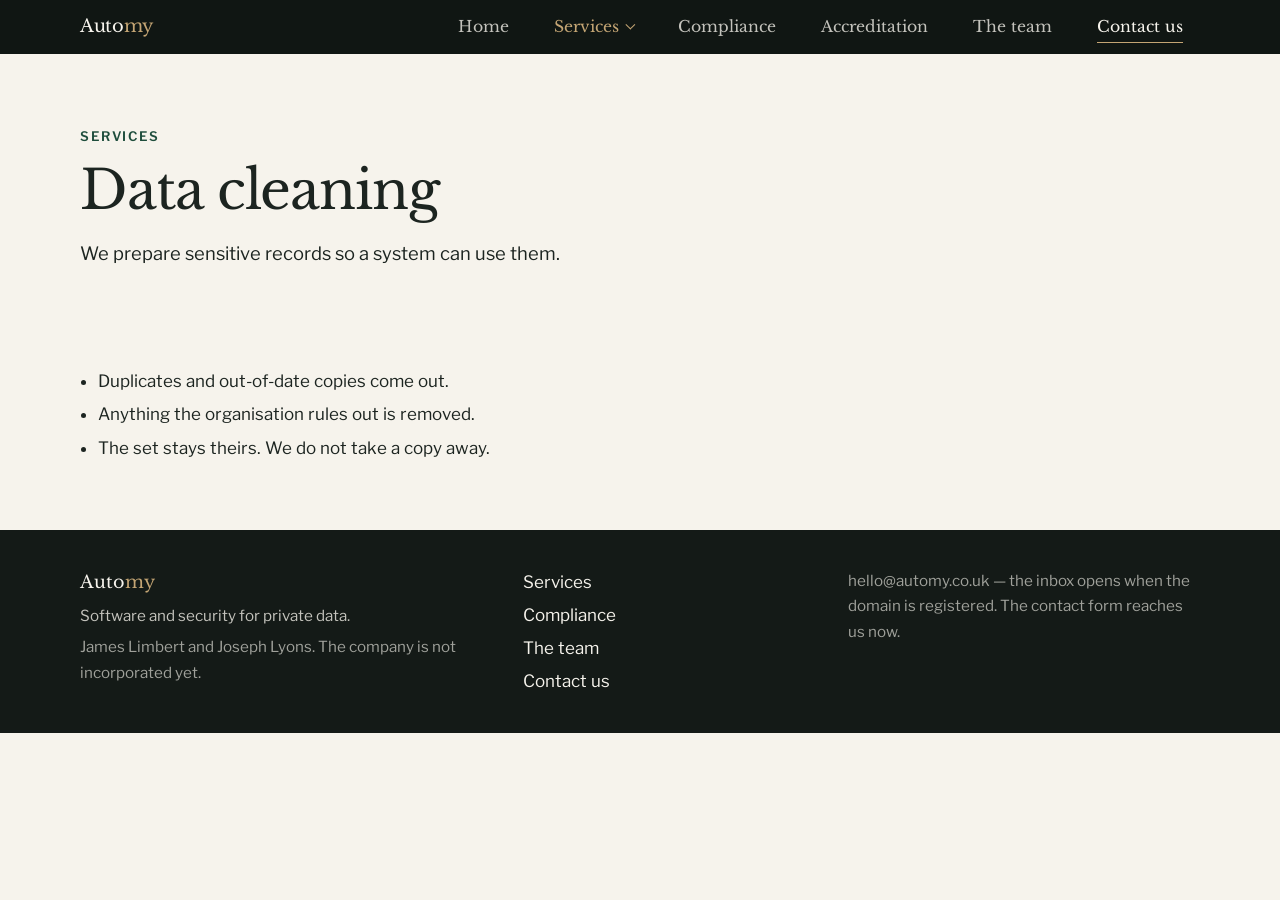
<file: data-cleaning.html>
<!DOCTYPE html>
<html lang="en-GB">
<head>
  <meta charset="utf-8">
  <meta name="viewport" content="width=device-width, initial-scale=1">
  <title>Data cleaning — Automy</title>
  <meta name="description" content="We prepare sensitive records for use: duplicates out, anything ruled out removed, and the set left with the client.">
  <link rel="preconnect" href="https://fonts.googleapis.com">
  <link rel="preconnect" href="https://fonts.gstatic.com" crossorigin>
  <link href="https://fonts.googleapis.com/css2?family=Libre+Baskerville:ital,wght@0,400;0,700;1,400&family=Libre+Franklin:ital,wght@0,400;0,500;0,600;1,400&display=swap" rel="stylesheet">
  <link rel="stylesheet" href="styles.css">
</head>
<body>
  <a class="skip" href="#main">Skip to content</a>
  <header class="site-header">
    <div class="wrap bar">
      <a class="wordmark" href="index.html">Auto<span>my</span></a>
      <button class="menu-toggle" type="button" data-menu aria-expanded="false" aria-controls="primary-nav" aria-label="Menu"><span></span><span></span><span></span></button>
      <nav class="nav" id="primary-nav" data-nav aria-label="Primary">
        <a href="index.html">Home</a>
        <div class="drop is-current" data-drop>
          <button class="drop-btn" type="button" data-drop-btn aria-expanded="false" aria-controls="services-menu">Services</button>
          <div class="drop-panel" id="services-menu">
            <a href="services.html">All services</a>
            <a href="data-cleaning.html" aria-current="page">Data cleaning</a>
            <a href="ai-integration.html">AI integration</a>
            <a href="desktop-applications.html">Desktop applications</a>
            <a href="mobile-applications.html">Mobile applications</a>
            <a href="websites.html">Websites</a>
            <a href="security-testing.html">Security testing</a>
          </div>
        </div>
        <a href="compliance.html">Compliance</a>
        <a href="accreditation.html">Accreditation</a>
        <a href="team.html">The team</a>
        <a href="contact.html#contact">Contact us</a>
      </nav>
    </div>
  </header>

  <main id="main">
    <div class="page-head">
      <div class="wrap">
        <p class="kicker">Services</p>
        <h1>Data cleaning</h1>
        <p class="lede">We prepare sensitive records so a system can use them.</p>
      </div>
    </div>
    <section>
      <div class="wrap">
        <ul class="clean">
          <li>Duplicates and out-of-date copies come out.</li>
          <li>Anything the organisation rules out is removed.</li>
          <li>The set stays theirs. We do not take a copy away.</li>
        </ul>
      </div>
    </section>
  </main>

  <footer class="site-footer">
    <div class="wrap">
      <div>
        <strong>Auto<span>my</span></strong>
        <p>Software and security for private data.</p>
        <p class="quiet">James Limbert and Joseph Lyons. The company is not incorporated yet.</p>
      </div>
      <nav aria-label="Footer">
        <a href="services.html">Services</a>
        <a href="compliance.html">Compliance</a>
        <a href="team.html">The team</a>
        <a href="contact.html#contact">Contact us</a>
      </nav>
      <p class="quiet">hello@automy.co.uk — the inbox opens when the domain is registered. The contact form reaches us now.</p>
    </div>
  </footer>
  <script src="site.js"></script>
</body>
</html>
</file>
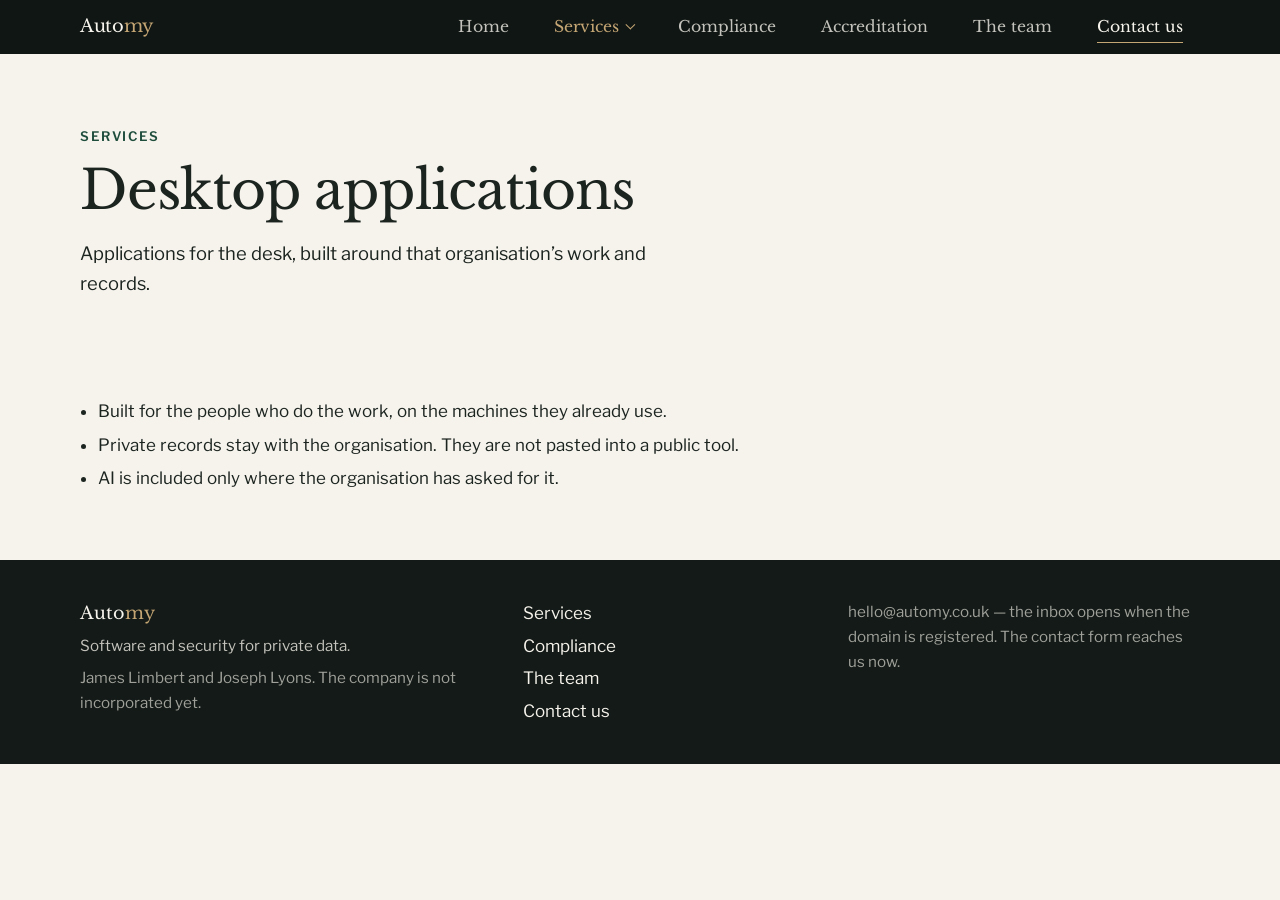
<file: desktop-applications.html>
<!DOCTYPE html>
<html lang="en-GB">
<head>
  <meta charset="utf-8">
  <meta name="viewport" content="width=device-width, initial-scale=1">
  <title>Desktop applications — Automy</title>
  <meta name="description" content="Desktop applications built around one organisation’s work and records, so private data is not pasted into a public tool.">
  <link rel="preconnect" href="https://fonts.googleapis.com">
  <link rel="preconnect" href="https://fonts.gstatic.com" crossorigin>
  <link href="https://fonts.googleapis.com/css2?family=Libre+Baskerville:ital,wght@0,400;0,700;1,400&family=Libre+Franklin:ital,wght@0,400;0,500;0,600;1,400&display=swap" rel="stylesheet">
  <link rel="stylesheet" href="styles.css">
</head>
<body>
  <a class="skip" href="#main">Skip to content</a>
  <header class="site-header">
    <div class="wrap bar">
      <a class="wordmark" href="index.html">Auto<span>my</span></a>
      <button class="menu-toggle" type="button" data-menu aria-expanded="false" aria-controls="primary-nav" aria-label="Menu"><span></span><span></span><span></span></button>
      <nav class="nav" id="primary-nav" data-nav aria-label="Primary">
        <a href="index.html">Home</a>
        <div class="drop is-current" data-drop>
          <button class="drop-btn" type="button" data-drop-btn aria-expanded="false" aria-controls="services-menu">Services</button>
          <div class="drop-panel" id="services-menu">
            <a href="services.html">All services</a>
            <a href="data-cleaning.html">Data cleaning</a>
            <a href="ai-integration.html">AI integration</a>
            <a href="desktop-applications.html" aria-current="page">Desktop applications</a>
            <a href="mobile-applications.html">Mobile applications</a>
            <a href="websites.html">Websites</a>
            <a href="security-testing.html">Security testing</a>
          </div>
        </div>
        <a href="compliance.html">Compliance</a>
        <a href="accreditation.html">Accreditation</a>
        <a href="team.html">The team</a>
        <a href="contact.html#contact">Contact us</a>
      </nav>
    </div>
  </header>

  <main id="main">
    <div class="page-head">
      <div class="wrap">
        <p class="kicker">Services</p>
        <h1>Desktop applications</h1>
        <p class="lede">Applications for the desk, built around that organisation’s work and records.</p>
      </div>
    </div>
    <section>
      <div class="wrap">
        <ul class="clean">
          <li>Built for the people who do the work, on the machines they already use.</li>
          <li>Private records stay with the organisation. They are not pasted into a public tool.</li>
          <li>AI is included only where the organisation has asked for it.</li>
        </ul>
      </div>
    </section>
  </main>

  <footer class="site-footer">
    <div class="wrap">
      <div>
        <strong>Auto<span>my</span></strong>
        <p>Software and security for private data.</p>
        <p class="quiet">James Limbert and Joseph Lyons. The company is not incorporated yet.</p>
      </div>
      <nav aria-label="Footer">
        <a href="services.html">Services</a>
        <a href="compliance.html">Compliance</a>
        <a href="team.html">The team</a>
        <a href="contact.html#contact">Contact us</a>
      </nav>
      <p class="quiet">hello@automy.co.uk — the inbox opens when the domain is registered. The contact form reaches us now.</p>
    </div>
  </footer>
  <script src="site.js"></script>
</body>
</html>
</file>
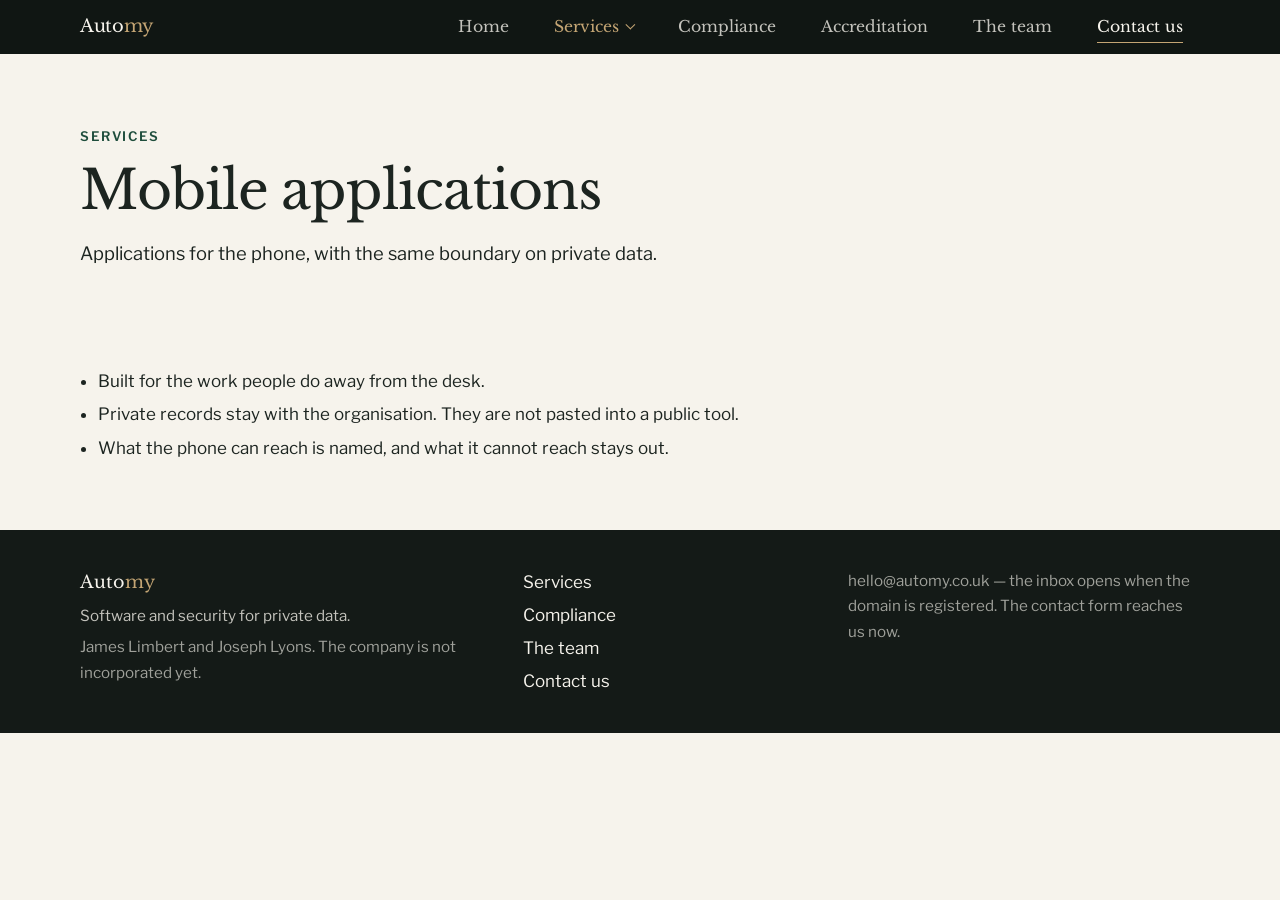
<file: mobile-applications.html>
<!DOCTYPE html>
<html lang="en-GB">
<head>
  <meta charset="utf-8">
  <meta name="viewport" content="width=device-width, initial-scale=1">
  <title>Mobile applications — Automy</title>
  <meta name="description" content="Mobile applications for organisations that need the same boundary on private data as they do on the desk.">
  <link rel="preconnect" href="https://fonts.googleapis.com">
  <link rel="preconnect" href="https://fonts.gstatic.com" crossorigin>
  <link href="https://fonts.googleapis.com/css2?family=Libre+Baskerville:ital,wght@0,400;0,700;1,400&family=Libre+Franklin:ital,wght@0,400;0,500;0,600;1,400&display=swap" rel="stylesheet">
  <link rel="stylesheet" href="styles.css">
</head>
<body>
  <a class="skip" href="#main">Skip to content</a>
  <header class="site-header">
    <div class="wrap bar">
      <a class="wordmark" href="index.html">Auto<span>my</span></a>
      <button class="menu-toggle" type="button" data-menu aria-expanded="false" aria-controls="primary-nav" aria-label="Menu"><span></span><span></span><span></span></button>
      <nav class="nav" id="primary-nav" data-nav aria-label="Primary">
        <a href="index.html">Home</a>
        <div class="drop is-current" data-drop>
          <button class="drop-btn" type="button" data-drop-btn aria-expanded="false" aria-controls="services-menu">Services</button>
          <div class="drop-panel" id="services-menu">
            <a href="services.html">All services</a>
            <a href="data-cleaning.html">Data cleaning</a>
            <a href="ai-integration.html">AI integration</a>
            <a href="desktop-applications.html">Desktop applications</a>
            <a href="mobile-applications.html" aria-current="page">Mobile applications</a>
            <a href="websites.html">Websites</a>
            <a href="security-testing.html">Security testing</a>
          </div>
        </div>
        <a href="compliance.html">Compliance</a>
        <a href="accreditation.html">Accreditation</a>
        <a href="team.html">The team</a>
        <a href="contact.html#contact">Contact us</a>
      </nav>
    </div>
  </header>

  <main id="main">
    <div class="page-head">
      <div class="wrap">
        <p class="kicker">Services</p>
        <h1>Mobile applications</h1>
        <p class="lede">Applications for the phone, with the same boundary on private data.</p>
      </div>
    </div>
    <section>
      <div class="wrap">
        <ul class="clean">
          <li>Built for the work people do away from the desk.</li>
          <li>Private records stay with the organisation. They are not pasted into a public tool.</li>
          <li>What the phone can reach is named, and what it cannot reach stays out.</li>
        </ul>
      </div>
    </section>
  </main>

  <footer class="site-footer">
    <div class="wrap">
      <div>
        <strong>Auto<span>my</span></strong>
        <p>Software and security for private data.</p>
        <p class="quiet">James Limbert and Joseph Lyons. The company is not incorporated yet.</p>
      </div>
      <nav aria-label="Footer">
        <a href="services.html">Services</a>
        <a href="compliance.html">Compliance</a>
        <a href="team.html">The team</a>
        <a href="contact.html#contact">Contact us</a>
      </nav>
      <p class="quiet">hello@automy.co.uk — the inbox opens when the domain is registered. The contact form reaches us now.</p>
    </div>
  </footer>
  <script src="site.js"></script>
</body>
</html>
</file>
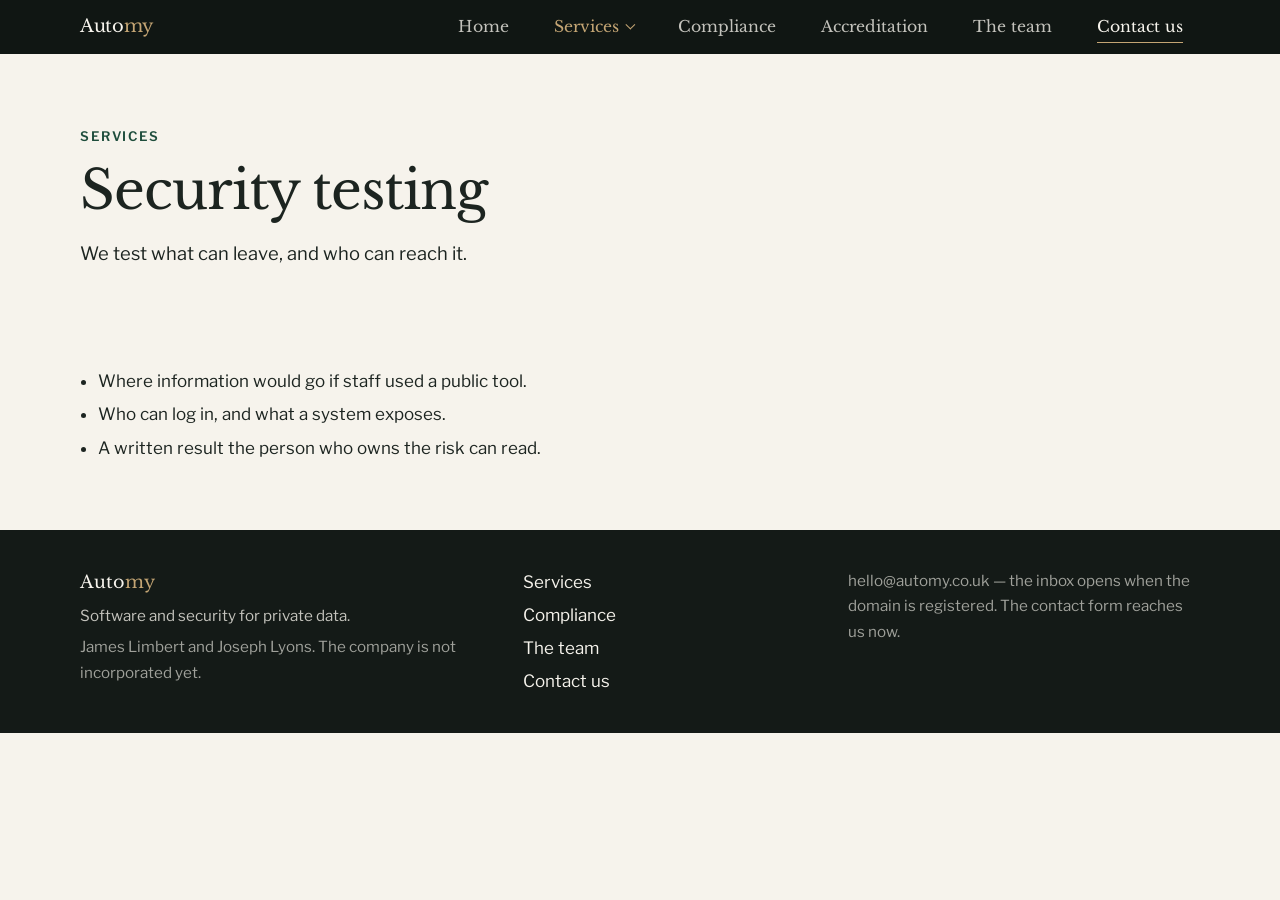
<file: security-testing.html>
<!DOCTYPE html>
<html lang="en-GB">
<head>
  <meta charset="utf-8">
  <meta name="viewport" content="width=device-width, initial-scale=1">
  <title>Security testing — Automy</title>
  <meta name="description" content="Security testing of what can leave an organisation, who can reach it, and what a system exposes.">
  <link rel="preconnect" href="https://fonts.googleapis.com">
  <link rel="preconnect" href="https://fonts.gstatic.com" crossorigin>
  <link href="https://fonts.googleapis.com/css2?family=Libre+Baskerville:ital,wght@0,400;0,700;1,400&family=Libre+Franklin:ital,wght@0,400;0,500;0,600;1,400&display=swap" rel="stylesheet">
  <link rel="stylesheet" href="styles.css">
</head>
<body>
  <a class="skip" href="#main">Skip to content</a>
  <header class="site-header">
    <div class="wrap bar">
      <a class="wordmark" href="index.html">Auto<span>my</span></a>
      <button class="menu-toggle" type="button" data-menu aria-expanded="false" aria-controls="primary-nav" aria-label="Menu"><span></span><span></span><span></span></button>
      <nav class="nav" id="primary-nav" data-nav aria-label="Primary">
        <a href="index.html">Home</a>
        <div class="drop is-current" data-drop>
          <button class="drop-btn" type="button" data-drop-btn aria-expanded="false" aria-controls="services-menu">Services</button>
          <div class="drop-panel" id="services-menu">
            <a href="services.html">All services</a>
            <a href="data-cleaning.html">Data cleaning</a>
            <a href="ai-integration.html">AI integration</a>
            <a href="desktop-applications.html">Desktop applications</a>
            <a href="mobile-applications.html">Mobile applications</a>
            <a href="websites.html">Websites</a>
            <a href="security-testing.html" aria-current="page">Security testing</a>
          </div>
        </div>
        <a href="compliance.html">Compliance</a>
        <a href="accreditation.html">Accreditation</a>
        <a href="team.html">The team</a>
        <a href="contact.html#contact">Contact us</a>
      </nav>
    </div>
  </header>

  <main id="main">
    <div class="page-head">
      <div class="wrap">
        <p class="kicker">Services</p>
        <h1>Security testing</h1>
        <p class="lede">We test what can leave, and who can reach it.</p>
      </div>
    </div>
    <section>
      <div class="wrap">
        <ul class="clean">
          <li>Where information would go if staff used a public tool.</li>
          <li>Who can log in, and what a system exposes.</li>
          <li>A written result the person who owns the risk can read.</li>
        </ul>
      </div>
    </section>
  </main>

  <footer class="site-footer">
    <div class="wrap">
      <div>
        <strong>Auto<span>my</span></strong>
        <p>Software and security for private data.</p>
        <p class="quiet">James Limbert and Joseph Lyons. The company is not incorporated yet.</p>
      </div>
      <nav aria-label="Footer">
        <a href="services.html">Services</a>
        <a href="compliance.html">Compliance</a>
        <a href="team.html">The team</a>
        <a href="contact.html#contact">Contact us</a>
      </nav>
      <p class="quiet">hello@automy.co.uk — the inbox opens when the domain is registered. The contact form reaches us now.</p>
    </div>
  </footer>
  <script src="site.js"></script>
</body>
</html>
</file>
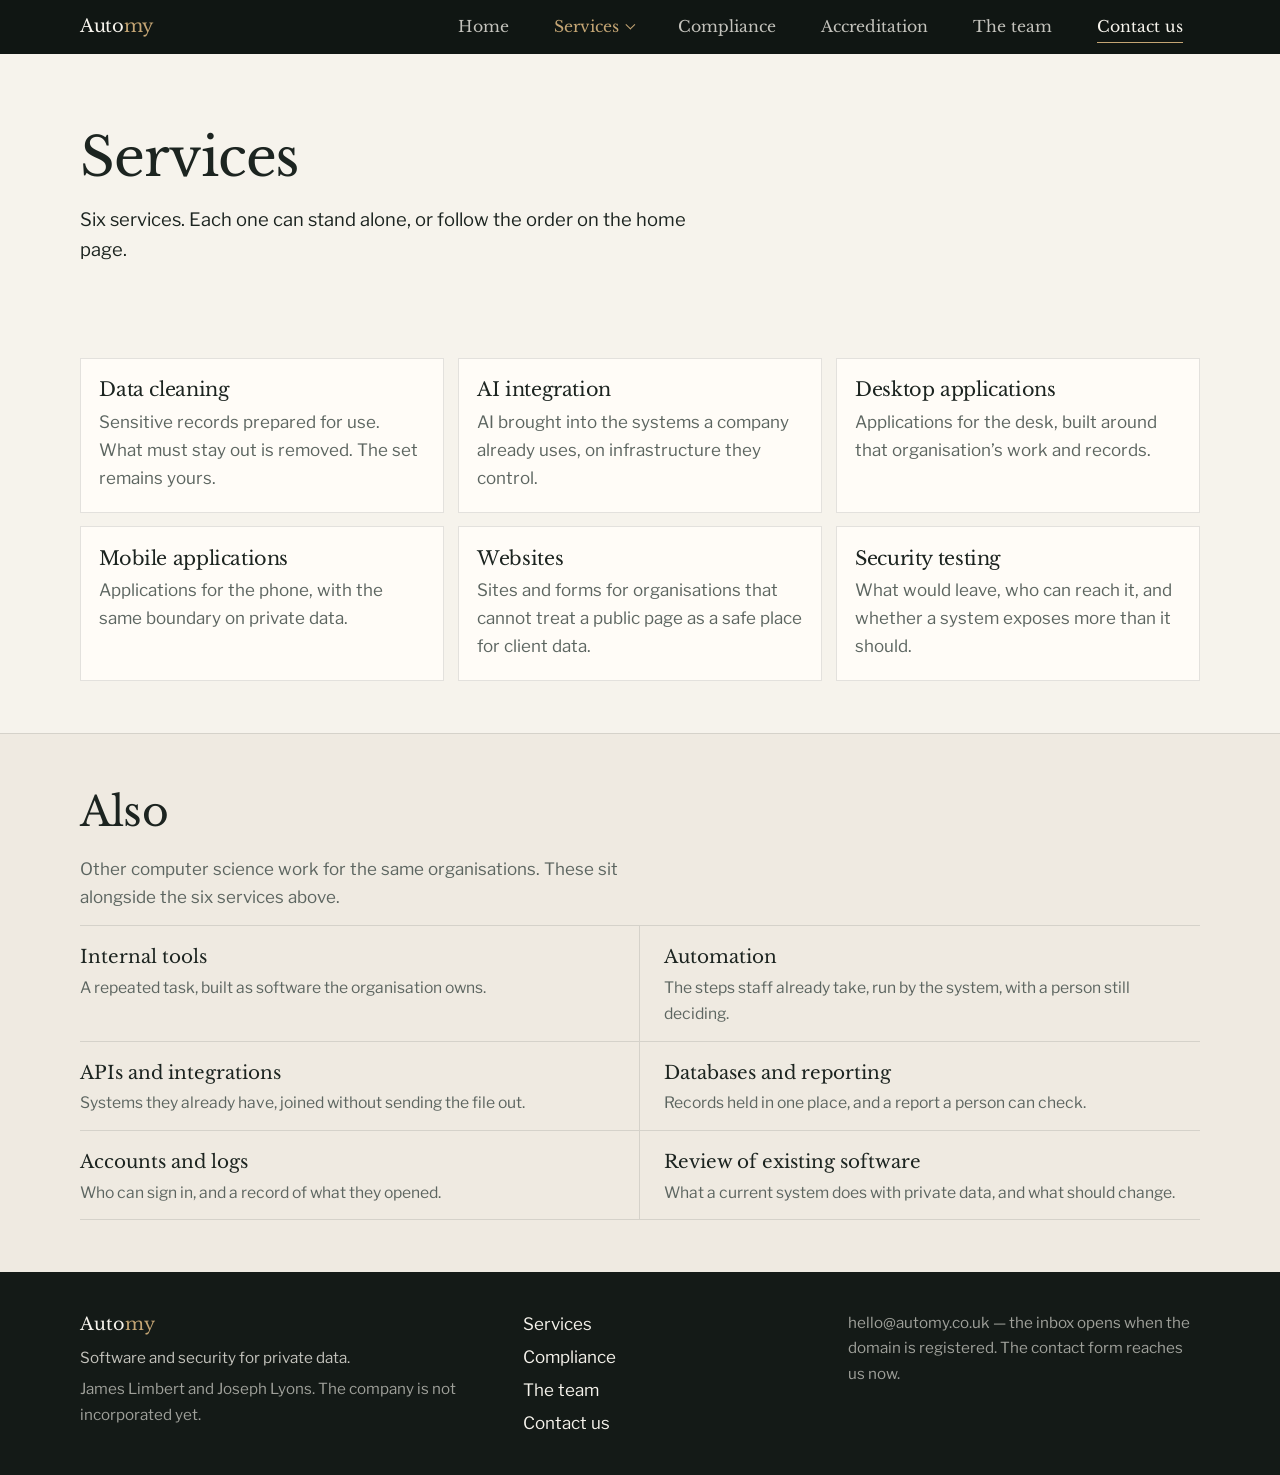
<file: services.html>
<!DOCTYPE html>
<html lang="en-GB">
<head>
  <meta charset="utf-8">
  <meta name="viewport" content="width=device-width, initial-scale=1">
  <title>Services — Automy</title>
  <meta name="description" content="Data cleaning, AI integration, desktop and mobile applications, websites, and security testing for organisations that handle private records.">
  <link rel="preconnect" href="https://fonts.googleapis.com">
  <link rel="preconnect" href="https://fonts.gstatic.com" crossorigin>
  <link href="https://fonts.googleapis.com/css2?family=Libre+Baskerville:ital,wght@0,400;0,700;1,400&family=Libre+Franklin:ital,wght@0,400;0,500;0,600;1,400&display=swap" rel="stylesheet">
  <link rel="stylesheet" href="styles.css">
</head>
<body>
  <a class="skip" href="#main">Skip to content</a>
  <header class="site-header">
    <div class="wrap bar">
      <a class="wordmark" href="index.html">Auto<span>my</span></a>
      <button class="menu-toggle" type="button" data-menu aria-expanded="false" aria-controls="primary-nav" aria-label="Menu"><span></span><span></span><span></span></button>
      <nav class="nav" id="primary-nav" data-nav aria-label="Primary">
        <a href="index.html">Home</a>
        <div class="drop is-current" data-drop>
          <button class="drop-btn" type="button" data-drop-btn aria-expanded="false" aria-controls="services-menu">Services</button>
          <div class="drop-panel" id="services-menu">
            <a href="services.html" aria-current="page">All services</a>
            <a href="data-cleaning.html">Data cleaning</a>
            <a href="ai-integration.html">AI integration</a>
            <a href="desktop-applications.html">Desktop applications</a>
            <a href="mobile-applications.html">Mobile applications</a>
            <a href="websites.html">Websites</a>
            <a href="security-testing.html">Security testing</a>
          </div>
        </div>
        <a href="compliance.html">Compliance</a>
        <a href="accreditation.html">Accreditation</a>
        <a href="team.html">The team</a>
        <a href="contact.html#contact">Contact us</a>
      </nav>
    </div>
  </header>

  <main id="main">
    <div class="page-head">
      <div class="wrap">
        <h1>Services</h1>
        <p class="lede">Six services. Each one can stand alone, or follow the order on the home page.</p>
      </div>
    </div>
    <section>
      <div class="wrap">
        <ul class="service-grid">
          <li><a href="data-cleaning.html"><h3>Data cleaning</h3><p>Sensitive records prepared for use. What must stay out is removed. The set remains yours.</p></a></li>
          <li><a href="ai-integration.html"><h3>AI integration</h3><p>AI brought into the systems a company already uses, on infrastructure they control.</p></a></li>
          <li><a href="desktop-applications.html"><h3>Desktop applications</h3><p>Applications for the desk, built around that organisation’s work and records.</p></a></li>
          <li><a href="mobile-applications.html"><h3>Mobile applications</h3><p>Applications for the phone, with the same boundary on private data.</p></a></li>
          <li><a href="websites.html"><h3>Websites</h3><p>Sites and forms for organisations that cannot treat a public page as a safe place for client data.</p></a></li>
          <li><a href="security-testing.html"><h3>Security testing</h3><p>What would leave, who can reach it, and whether a system exposes more than it should.</p></a></li>
        </ul>
      </div>
    </section>
    <section class="band">
      <div class="wrap">
        <h2>Also</h2>
        <p class="intro">Other computer science work for the same organisations. These sit alongside the six services above.</p>
        <ul class="offer">
          <li><strong>Internal tools</strong><p>A repeated task, built as software the organisation owns.</p></li>
          <li><strong>Automation</strong><p>The steps staff already take, run by the system, with a person still deciding.</p></li>
          <li><strong>APIs and integrations</strong><p>Systems they already have, joined without sending the file out.</p></li>
          <li><strong>Databases and reporting</strong><p>Records held in one place, and a report a person can check.</p></li>
          <li><strong>Accounts and logs</strong><p>Who can sign in, and a record of what they opened.</p></li>
          <li><strong>Review of existing software</strong><p>What a current system does with private data, and what should change.</p></li>
        </ul>
      </div>
    </section>
  </main>

  <footer class="site-footer">
    <div class="wrap">
      <div>
        <strong>Auto<span>my</span></strong>
        <p>Software and security for private data.</p>
        <p class="quiet">James Limbert and Joseph Lyons. The company is not incorporated yet.</p>
      </div>
      <nav aria-label="Footer">
        <a href="services.html">Services</a>
        <a href="compliance.html">Compliance</a>
        <a href="team.html">The team</a>
        <a href="contact.html#contact">Contact us</a>
      </nav>
      <p class="quiet">hello@automy.co.uk — the inbox opens when the domain is registered. The contact form reaches us now.</p>
    </div>
  </footer>
  <script src="site.js"></script>
</body>
</html>
</file>
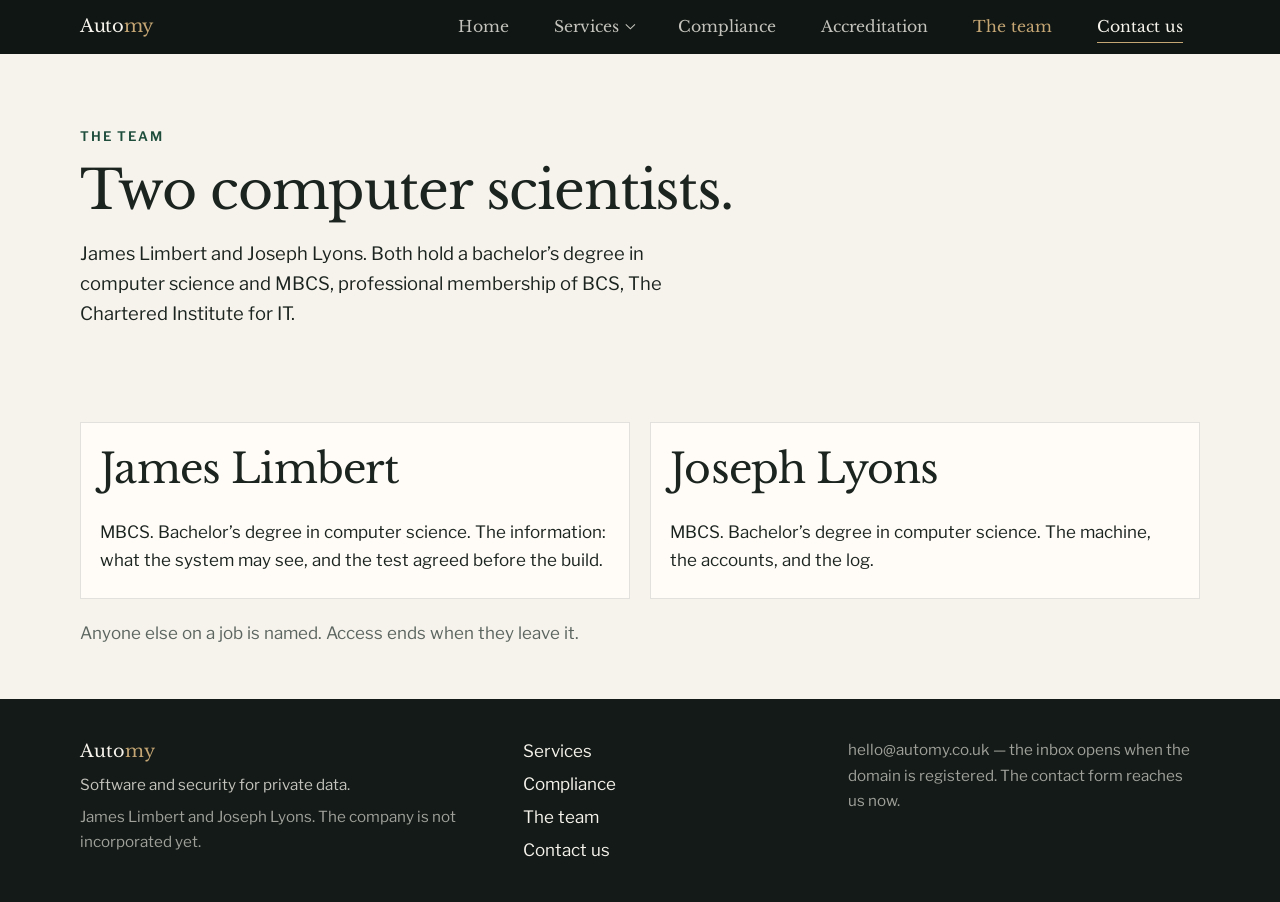
<file: team.html>
<!DOCTYPE html>
<html lang="en-GB">
<head>
  <meta charset="utf-8">
  <meta name="viewport" content="width=device-width, initial-scale=1">
  <title>The team — Automy</title>
  <meta name="description" content="James Limbert and Joseph Lyons. Both hold a bachelor’s degree in computer science and MBCS, professional membership of BCS.">
  <link rel="preconnect" href="https://fonts.googleapis.com">
  <link rel="preconnect" href="https://fonts.gstatic.com" crossorigin>
  <link href="https://fonts.googleapis.com/css2?family=Libre+Baskerville:ital,wght@0,400;0,700;1,400&family=Libre+Franklin:ital,wght@0,400;0,500;0,600;1,400&display=swap" rel="stylesheet">
  <link rel="stylesheet" href="styles.css">
</head>
<body>
  <a class="skip" href="#main">Skip to content</a>
  <header class="site-header">
    <div class="wrap bar">
      <a class="wordmark" href="index.html">Auto<span>my</span></a>
      <button class="menu-toggle" type="button" data-menu aria-expanded="false" aria-controls="primary-nav" aria-label="Menu"><span></span><span></span><span></span></button>
      <nav class="nav" id="primary-nav" data-nav aria-label="Primary">
        <a href="index.html">Home</a>
        <div class="drop" data-drop>
          <button class="drop-btn" type="button" data-drop-btn aria-expanded="false" aria-controls="services-menu">Services</button>
          <div class="drop-panel" id="services-menu">
            <a href="services.html">All services</a>
            <a href="data-cleaning.html">Data cleaning</a>
            <a href="ai-integration.html">AI integration</a>
            <a href="desktop-applications.html">Desktop applications</a>
            <a href="mobile-applications.html">Mobile applications</a>
            <a href="websites.html">Websites</a>
            <a href="security-testing.html">Security testing</a>
          </div>
        </div>
        <a href="compliance.html">Compliance</a>
        <a href="accreditation.html">Accreditation</a>
        <a href="team.html" aria-current="page">The team</a>
        <a href="contact.html#contact">Contact us</a>
      </nav>
    </div>
  </header>

  <main id="main">
    <div class="page-head">
      <div class="wrap">
        <p class="kicker">The team</p>
        <h1>Two computer scientists.</h1>
        <p class="lede">James Limbert and Joseph Lyons. Both hold a bachelor’s degree in computer science and MBCS, professional membership of BCS, The Chartered Institute for IT.</p>
      </div>
    </div>
    <section>
      <div class="wrap">
        <div class="people">
          <article class="person">
            <h2>James Limbert</h2>
            <p>MBCS. Bachelor’s degree in computer science. The information: what the system may see, and the test agreed before the build.</p>
          </article>
          <article class="person">
            <h2>Joseph Lyons</h2>
            <p>MBCS. Bachelor’s degree in computer science. The machine, the accounts, and the log.</p>
          </article>
        </div>
        <p class="aside">Anyone else on a job is named. Access ends when they leave it.</p>
      </div>
    </section>
  </main>

  <footer class="site-footer">
    <div class="wrap">
      <div>
        <strong>Auto<span>my</span></strong>
        <p>Software and security for private data.</p>
        <p class="quiet">James Limbert and Joseph Lyons. The company is not incorporated yet.</p>
      </div>
      <nav aria-label="Footer">
        <a href="services.html">Services</a>
        <a href="compliance.html">Compliance</a>
        <a href="team.html">The team</a>
        <a href="contact.html#contact">Contact us</a>
      </nav>
      <p class="quiet">hello@automy.co.uk — the inbox opens when the domain is registered. The contact form reaches us now.</p>
    </div>
  </footer>
  <script src="site.js"></script>
</body>
</html>
</file>
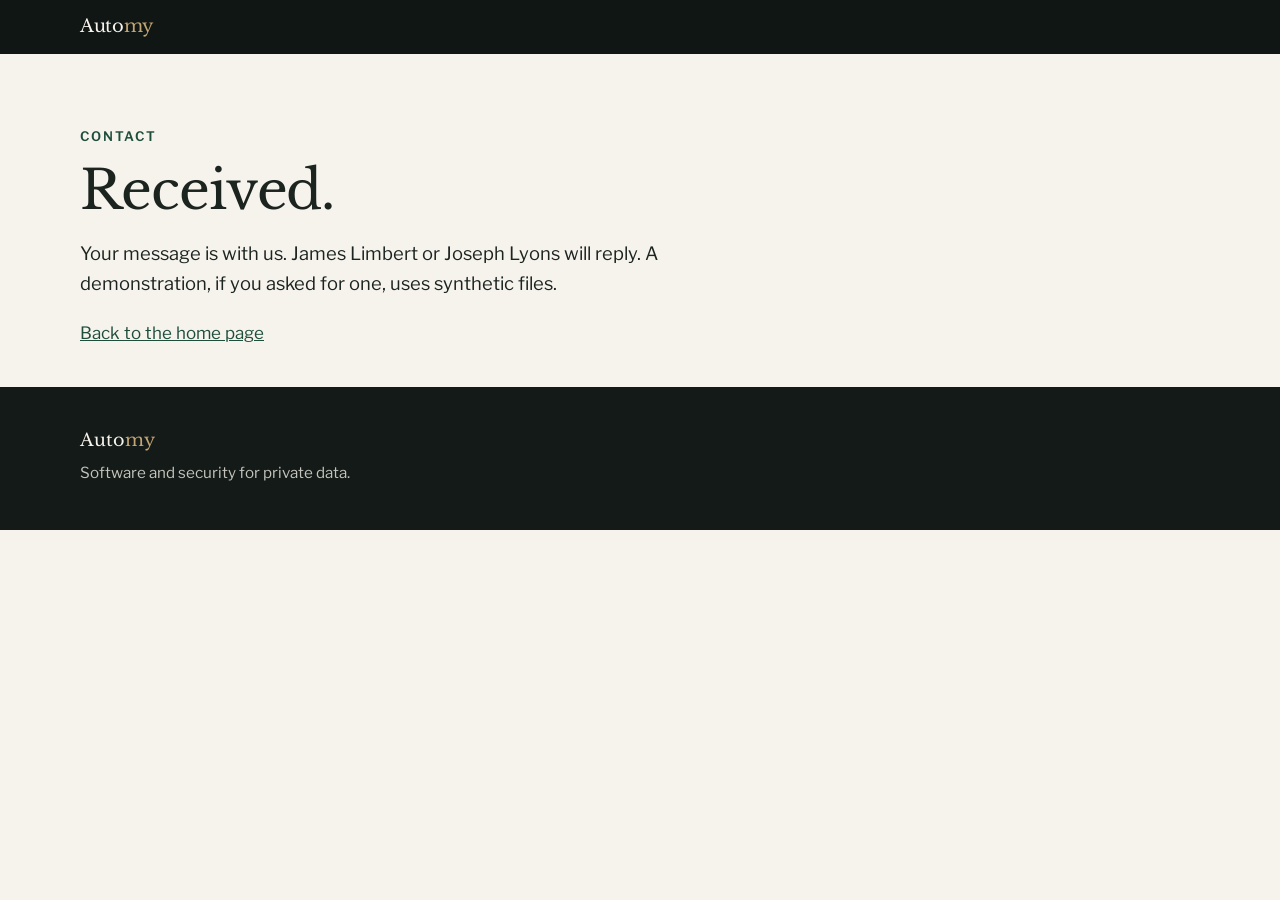
<file: thanks.html>
<!DOCTYPE html>
<html lang="en-GB">
<head>
  <meta charset="utf-8">
  <meta name="viewport" content="width=device-width, initial-scale=1">
  <title>Thank you — Automy</title>
  <meta name="description" content="Your message has been received.">
  <meta name="robots" content="noindex">
  <link rel="preconnect" href="https://fonts.googleapis.com">
  <link rel="preconnect" href="https://fonts.gstatic.com" crossorigin>
  <link href="https://fonts.googleapis.com/css2?family=Libre+Baskerville:ital,wght@0,400;0,700;1,400&family=Libre+Franklin:ital,wght@0,400;0,500;0,600;1,400&display=swap" rel="stylesheet">
  <link rel="stylesheet" href="styles.css">
</head>
<body>
  <a class="skip" href="#main">Skip to content</a>
  <header class="site-header">
    <div class="wrap bar">
      <a class="wordmark" href="index.html">Auto<span>my</span></a>
    </div>
  </header>
  <main id="main">
    <div class="page-head">
      <div class="wrap">
        <p class="kicker">Contact</p>
        <h1>Received.</h1>
        <p class="lede">Your message is with us. James Limbert or Joseph Lyons will reply. A demonstration, if you asked for one, uses synthetic files.</p>
        <p class="aside"><a href="index.html">Back to the home page</a></p>
      </div>
    </div>
  </main>
  <footer class="site-footer">
    <div class="wrap">
      <div>
        <strong>Auto<span>my</span></strong>
        <p>Software and security for private data.</p>
      </div>
    </div>
  </footer>
</body>
</html>
</file>
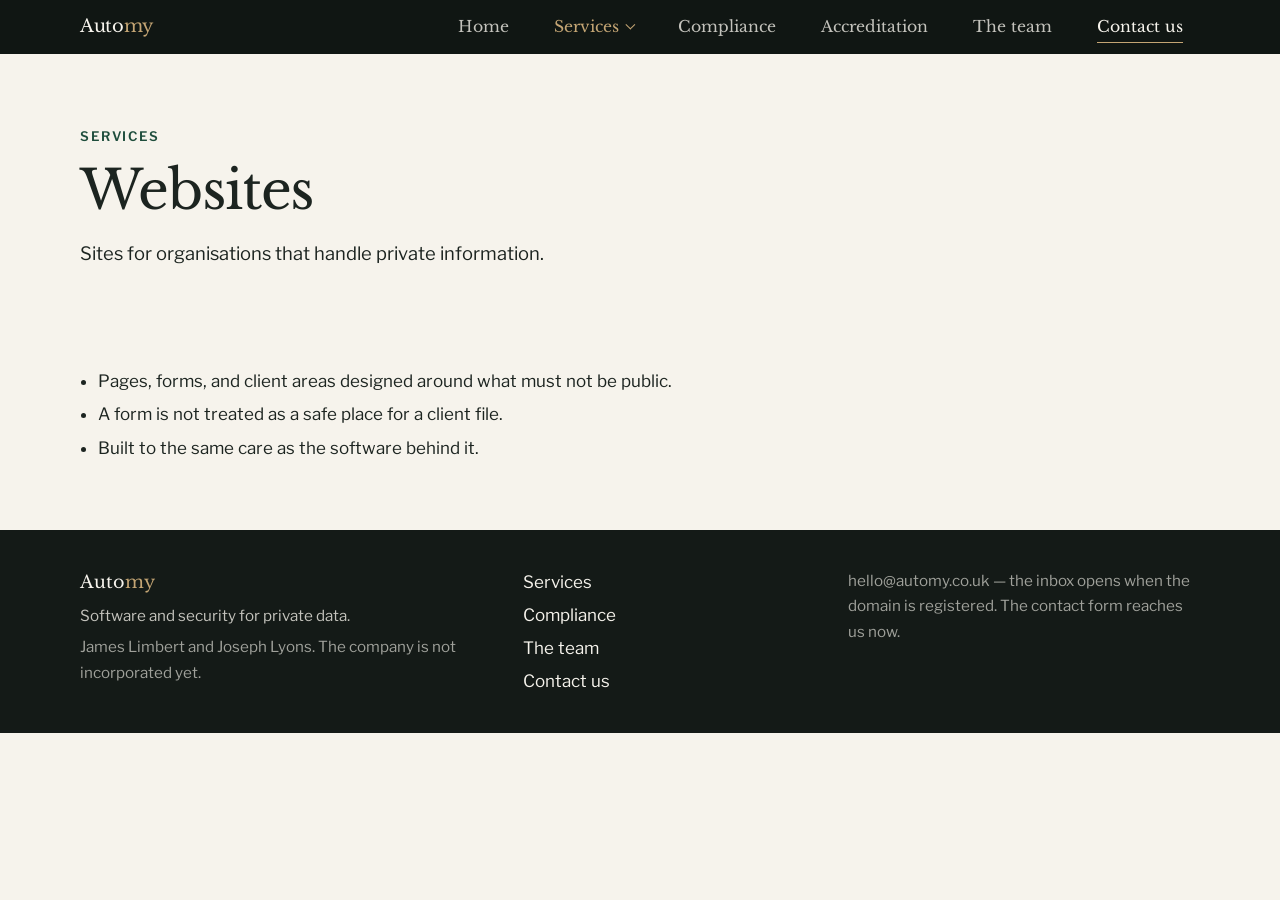
<file: websites.html>
<!DOCTYPE html>
<html lang="en-GB">
<head>
  <meta charset="utf-8">
  <meta name="viewport" content="width=device-width, initial-scale=1">
  <title>Websites — Automy</title>
  <meta name="description" content="Websites and forms for organisations that cannot treat a public page as a safe place for client data.">
  <link rel="preconnect" href="https://fonts.googleapis.com">
  <link rel="preconnect" href="https://fonts.gstatic.com" crossorigin>
  <link href="https://fonts.googleapis.com/css2?family=Libre+Baskerville:ital,wght@0,400;0,700;1,400&family=Libre+Franklin:ital,wght@0,400;0,500;0,600;1,400&display=swap" rel="stylesheet">
  <link rel="stylesheet" href="styles.css">
</head>
<body>
  <a class="skip" href="#main">Skip to content</a>
  <header class="site-header">
    <div class="wrap bar">
      <a class="wordmark" href="index.html">Auto<span>my</span></a>
      <button class="menu-toggle" type="button" data-menu aria-expanded="false" aria-controls="primary-nav" aria-label="Menu"><span></span><span></span><span></span></button>
      <nav class="nav" id="primary-nav" data-nav aria-label="Primary">
        <a href="index.html">Home</a>
        <div class="drop is-current" data-drop>
          <button class="drop-btn" type="button" data-drop-btn aria-expanded="false" aria-controls="services-menu">Services</button>
          <div class="drop-panel" id="services-menu">
            <a href="services.html">All services</a>
            <a href="data-cleaning.html">Data cleaning</a>
            <a href="ai-integration.html">AI integration</a>
            <a href="desktop-applications.html">Desktop applications</a>
            <a href="mobile-applications.html">Mobile applications</a>
            <a href="websites.html" aria-current="page">Websites</a>
            <a href="security-testing.html">Security testing</a>
          </div>
        </div>
        <a href="compliance.html">Compliance</a>
        <a href="accreditation.html">Accreditation</a>
        <a href="team.html">The team</a>
        <a href="contact.html#contact">Contact us</a>
      </nav>
    </div>
  </header>

  <main id="main">
    <div class="page-head">
      <div class="wrap">
        <p class="kicker">Services</p>
        <h1>Websites</h1>
        <p class="lede">Sites for organisations that handle private information.</p>
      </div>
    </div>
    <section>
      <div class="wrap">
        <ul class="clean">
          <li>Pages, forms, and client areas designed around what must not be public.</li>
          <li>A form is not treated as a safe place for a client file.</li>
          <li>Built to the same care as the software behind it.</li>
        </ul>
      </div>
    </section>
  </main>

  <footer class="site-footer">
    <div class="wrap">
      <div>
        <strong>Auto<span>my</span></strong>
        <p>Software and security for private data.</p>
        <p class="quiet">James Limbert and Joseph Lyons. The company is not incorporated yet.</p>
      </div>
      <nav aria-label="Footer">
        <a href="services.html">Services</a>
        <a href="compliance.html">Compliance</a>
        <a href="team.html">The team</a>
        <a href="contact.html#contact">Contact us</a>
      </nav>
      <p class="quiet">hello@automy.co.uk — the inbox opens when the domain is registered. The contact form reaches us now.</p>
    </div>
  </footer>
  <script src="site.js"></script>
</body>
</html>
</file>
<file: styles.css>
/* Automy. One consultancy site. */

:root {
  --paper: #f6f3ec;
  --card: #fffcf7;
  --ink: #1c2420;
  --muted: #5c6560;
  --fir: #141a17;
  --line: rgba(28, 36, 32, 0.12);
  --accent: #1e4d3c;
  --max: 70rem;
  --serif: "Libre Baskerville", Georgia, serif;
  --sans: "Libre Franklin", "Segoe UI", sans-serif;
}

* { box-sizing: border-box; }

html { scroll-behavior: smooth; }

body {
  margin: 0;
  background: var(--paper);
  color: var(--ink);
  font-family: var(--sans);
  font-size: 1.0625rem;
  line-height: 1.65;
}

a { color: inherit; }

:focus-visible {
  outline: 2px solid var(--accent);
  outline-offset: 3px;
}

.skip {
  position: absolute;
  left: 1rem;
  top: -4rem;
  background: var(--ink);
  color: var(--paper);
  padding: 0.4rem 0.7rem;
  z-index: 6;
}

.skip:focus { top: 0.6rem; }

.wrap {
  width: min(var(--max), calc(100% - 2.5rem));
  margin: 0 auto;
}

.narrow { max-width: 40rem; }

.site-header {
  position: sticky;
  top: 0;
  z-index: 20;
  background: #101613;
  color: #f3efe6;
  transition: background 0.25s ease;
}

body.home .site-header { background: transparent; }
body.home .site-header.is-solid { background: rgba(16, 22, 19, 0.94); }

.bar {
  display: flex;
  align-items: stretch;
  justify-content: space-between;
  gap: 1rem;
  min-height: 3.35rem;
}

.wordmark {
  align-self: center;
  color: #f6f3ec;
  text-decoration: none;
  font-family: var(--serif);
  font-size: 1.12rem;
  letter-spacing: -0.02em;
}

.wordmark span,
.site-footer strong span { color: #c4a574; }

.menu-toggle {
  align-self: center;
  display: none;
  flex-direction: column;
  justify-content: center;
  gap: 5px;
  width: 2.75rem;
  height: 2.75rem;
  background: transparent;
  border: 0;
  padding: 0;
  cursor: pointer;
}

.menu-toggle span {
  display: block;
  width: 1.4rem;
  height: 2px;
  margin: 0 auto;
  border-radius: 1px;
  background: #f6f3ec;
  transition: transform 0.2s ease, opacity 0.2s ease;
}

.menu-toggle[aria-expanded="true"] span:nth-child(1) { transform: translateY(7px) rotate(45deg); }
.menu-toggle[aria-expanded="true"] span:nth-child(2) { opacity: 0; }
.menu-toggle[aria-expanded="true"] span:nth-child(3) { transform: translateY(-7px) rotate(-45deg); }

.nav {
  display: flex;
  align-items: stretch;
  align-self: stretch;
  gap: 0;
}

.nav > a,
.drop-btn {
  display: flex;
  align-items: center;
  color: rgba(246, 243, 236, 0.78);
  background: transparent;
  border: 0;
  border-radius: 0;
  text-decoration: none;
  font: inherit;
  font-family: var(--serif);
  font-size: 0.98rem;
  padding: 0 1.4rem;
  cursor: pointer;
  transition: color 0.15s ease;
}

.nav > a[aria-current="page"],
.drop.is-current > .drop-btn {
  color: #c4a574;
  background: transparent;
}

.nav > a:hover,
.drop-btn:hover,
.drop.is-open > .drop-btn {
  color: #f6f3ec;
  background: transparent;
}

.nav > a:last-child {
  align-self: center;
  margin-left: 0.4rem;
  padding: 0.42rem 1.05rem;
  color: #f6f3ec;
  background: transparent;
  border: 0;
  box-shadow: none;
  position: relative;
}

.nav > a:last-child::after {
  content: "";
  position: absolute;
  left: 1.05rem;
  right: 1.05rem;
  bottom: 0.2rem;
  height: 1.5px;
  background: #c4a574;
  transform: scaleX(1);
  transform-origin: left;
  transition: transform 0.22s ease, color 0.2s ease;
}

.nav > a:last-child:hover,
.nav > a:last-child:focus-visible {
  color: #c4a574;
  background: transparent;
}

.nav > a:last-child:hover::after,
.nav > a:last-child:focus-visible::after {
  background: #c4a574;
}

.nav > a:last-child[aria-current="page"]::after {
  transform: scaleX(1);
  background: #c4a574;
}

.drop { position: relative; display: flex; align-items: stretch; }

.drop-btn::after {
  content: "";
  width: 0.36rem;
  height: 0.36rem;
  margin-left: 0.5rem;
  border-right: 1.5px solid currentColor;
  border-bottom: 1.5px solid currentColor;
  transform: translateY(-0.12rem) rotate(45deg);
  transition: transform 0.16s ease;
}

.drop.is-open > .drop-btn::after,
.drop:hover > .drop-btn::after {
  transform: translateY(0.04rem) rotate(225deg);
}

.drop-panel {
  position: absolute;
  top: 100%;
  left: 0;
  width: max-content;
  min-width: 12.5rem;
  padding: 0.35rem 0;
  background: rgba(16, 22, 19, 0.96);
  color: #f3efe6;
  border: 0;
  border-radius: 0;
  box-shadow: 0 10px 24px rgba(0, 0, 0, 0.28);
  opacity: 0;
  visibility: hidden;
  pointer-events: none;
  transform: translateY(6px);
  transition: opacity 0.16s ease, transform 0.16s ease, visibility 0.16s;
}

.drop-panel::before {
  content: "";
  position: absolute;
  left: 0;
  right: 0;
  top: -0.7rem;
  height: 0.7rem;
}

.drop.is-open .drop-panel,
.drop:focus-within .drop-panel {
  opacity: 1;
  visibility: visible;
  pointer-events: auto;
  transform: none;
}

@media (hover: hover) and (min-width: 801px) {
  .drop:hover .drop-panel {
    opacity: 1;
    visibility: visible;
    pointer-events: auto;
    transform: none;
  }
}

.drop-panel a {
  display: block;
  padding: 0.6rem 1.4rem;
  border-radius: 0;
  border-bottom: 0;
  text-decoration: none;
  color: rgba(246, 243, 236, 0.82);
  line-height: 1.35;
  font-family: var(--serif);
  font-size: 0.95rem;
}

.drop-panel a:hover,
.drop-panel a[aria-current="page"] {
  background: transparent;
  color: #c4a574;
  text-decoration: none;
}

.hero {
  position: relative;
  isolation: isolate;
  display: flex;
  align-items: center;
  min-height: calc(100svh - 3.35rem);
  padding: 4.5rem 0;
  overflow: hidden;
  background: #101613;
  color: #f3efe6;
}

body.home .hero {
  margin-top: -3.35rem;
  padding-top: calc(4.5rem + 3.35rem);
  min-height: 100svh;
}

.hero-stage {
  position: absolute;
  inset: 0;
  z-index: 0;
  background:
    radial-gradient(ellipse at 68% 48%, rgba(196, 165, 116, 0.14), transparent 58%),
    #101613;
}

.hero-stage canvas {
  display: block;
  width: 100%;
  height: 100%;
}

.hero-scrim {
  position: absolute;
  inset: 0;
  z-index: 1;
  pointer-events: none;
  background:
    linear-gradient(180deg, rgba(16, 22, 19, 0.5) 0%, rgba(16, 22, 19, 0) 7rem),
    radial-gradient(ellipse at 50% 46%, rgba(16, 22, 19, 0.62) 0%, rgba(16, 22, 19, 0.28) 42%, rgba(16, 22, 19, 0.05) 70%);
}

.hero-copy {
  position: relative;
  z-index: 2;
  max-width: 46rem;
  text-align: center;
}

.hero h1 {
  color: #f6f3ec;
  font-family: var(--serif);
  font-weight: 400;
  font-size: clamp(2.7rem, 5vw, 4.15rem);
  line-height: 1.05;
  letter-spacing: -0.03em;
  max-width: 11em;
  margin: 0 auto 1rem;
}

.turn {
  display: inline-block;
  color: #c4a574;
  white-space: nowrap;
  vertical-align: baseline;
  line-height: inherit;
  transition: width 0.35s ease;
}

.turn span {
  display: inline;
  transition: opacity 0.28s ease, transform 0.28s ease;
}

.turn span.is-out {
  opacity: 0;
  transform: translateY(-0.16em);
}

.hero .kicker { color: #c4a574; }

.hero .lede {
  color: rgba(243, 239, 230, 0.78);
  max-width: 26rem;
  margin-left: auto;
  margin-right: auto;
  font-size: 1.12rem;
}

.hero .button {
  margin-top: 1.35rem;
  text-decoration: none;
}

.hero-services {
  margin: 0;
  padding: 0;
  list-style: none;
}

.process {
  margin: 0;
  padding: 0.15rem 0 0;
  list-style: none;
}

.process li {
  display: grid;
  grid-template-columns: 2.6rem 1fr;
  gap: 0.9rem;
  position: relative;
  padding-bottom: 1.15rem;
}

.process li::after {
  content: "";
  position: absolute;
  left: 1.05rem;
  top: 1.85rem;
  bottom: 0;
  width: 1px;
  background: rgba(196, 165, 116, 0.55);
}

.process li:last-child { padding-bottom: 0; }
.process li:last-child::after { display: none; }

.process .n {
  position: relative;
  z-index: 1;
  width: 2.15rem;
  height: 2.15rem;
  display: grid;
  place-items: center;
  border: 1px solid #c4a574;
  background: #141a17;
  color: #c4a574;
  font-size: 0.75rem;
}

.process strong {
  display: block;
  color: #f6f3ec;
  font-weight: 500;
}

.process p {
  margin: 0.15rem 0 0;
  color: rgba(243, 239, 230, 0.68);
  font-size: 0.98rem;
}

.process.is-running li {
  opacity: 0.38;
  transition: opacity 0.45s ease;
}

.process.is-running li.is-done { opacity: 0.72; }
.process.is-running li.is-on { opacity: 1; }

.process.is-running .n,
.process.is-running li::after { transition: background 0.45s ease, color 0.45s ease, border-color 0.45s ease; }

.process.is-running li.is-on .n {
  background: #c4a574;
  color: #141a17;
}

.process.is-running li.is-done .n {
  background: #1e4d3c;
  color: #f3efe6;
  border-color: #c4a574;
}

.process.is-running li::after { background: rgba(196, 165, 116, 0.22); }
.process.is-running li.is-done::after { background: #c4a574; }

@media (prefers-reduced-motion: reduce) {
  .process.is-running li,
  .process.is-running li.is-done,
  .process.is-running li.is-on { opacity: 1; transition: none; }
}

.button {
  display: inline-block;
  background: transparent;
  color: #f6f3ec;
  border: 0;
  border-radius: 0;
  padding: 0.55rem 0.15rem;
  font-size: 1.08rem;
  letter-spacing: 0.01em;
  position: relative;
  transition: color 0.2s ease;
}

.button::after {
  content: "";
  position: absolute;
  left: 0.15rem;
  right: 0.15rem;
  bottom: 0.25rem;
  height: 1.5px;
  background: #c4a574;
  transform: scaleX(1);
  transform-origin: left;
  transition: transform 0.25s ease;
}

.button:hover,
.button:focus-visible {
  color: #c4a574;
  background: transparent;
}

.button:hover::after,
.button:focus-visible::after {
  transform: scaleX(1);
}

.service-grid {
  display: grid;
  grid-template-columns: repeat(6, 1fr);
  gap: 0.85rem;
  margin: 0;
  padding: 0;
  list-style: none;
}

.service-grid li { grid-column: span 2; }

.service-grid a {
  display: block;
  height: 100%;
  background: var(--card);
  border: 1px solid var(--line);
  padding: 1.15rem 1.15rem 0.35rem;
  text-decoration: none;
}

.service-grid a:hover h3 { color: var(--accent); }

.service-grid p { color: var(--muted); }

.page-head {
  padding: 4.5rem 0 2.5rem;
}

.opening h1,
.page-head h1 {
  font-family: var(--serif);
  font-weight: 400;
  font-size: clamp(2.3rem, 4.2vw, 3.5rem);
  line-height: 1.18;
  letter-spacing: -0.02em;
  max-width: 14em;
  margin: 0 0 1rem;
}

.lede {
  max-width: 38rem;
  margin: 0;
  color: var(--ink);
  font-size: 1.15rem;
}

.actions {
  display: flex;
  flex-wrap: wrap;
  gap: 1.25rem 2rem;
  margin-top: 1.75rem;
}

.actions a,
.text-link {
  color: var(--accent);
  text-underline-offset: 0.2em;
}

section { padding: 3.25rem 0; }

section + section { border-top: 1px solid var(--line); }

[id] { scroll-margin-top: 4.5rem; }

h2, h3 {
  font-family: var(--serif);
  font-weight: 400;
  letter-spacing: -0.02em;
  line-height: 1.25;
}

h2 { font-size: clamp(2rem, 3.2vw, 2.7rem); margin: 0 0 1.5rem; }
h3 { font-size: 1.2rem; margin: 0 0 0.4rem; }
p { margin: 0 0 0.9rem; }

.kicker {
  margin: 0 0 0.75rem;
  color: var(--accent);
  font-size: 0.82rem;
  font-weight: 600;
  text-transform: uppercase;
  letter-spacing: 0.14em;
}

.intro {
  max-width: 38rem;
  color: var(--muted);
  margin-top: -0.4rem;
}

.aside {
  margin: 1.25rem 0 0;
  color: var(--muted);
}

.aside a { color: var(--accent); }

.service-list { margin: 0; padding: 0; list-style: none; }

.service-list a {
  display: grid;
  grid-template-columns: 7.5rem 1fr;
  gap: 1rem 2rem;
  padding: 1.15rem 0;
  border-top: 1px solid var(--line);
  text-decoration: none;
}

.service-list li:last-child a { border-bottom: 1px solid var(--line); }

.service-list span {
  color: var(--accent);
  padding-top: 0.15rem;
}

.service-list a:hover h3 { color: var(--accent); }

.trustbar {
  padding: 2.4rem 0;
  background: #efeae1;
  border-bottom: 1px solid var(--line);
}

.trustbar ul {
  display: grid;
  grid-template-columns: repeat(4, 1fr);
  gap: 1rem;
  margin: 0;
  padding: 0;
  list-style: none;
}

.trustbar li {
  background: var(--card);
  border: 1px solid var(--line);
  border-top: 2px solid #c4a574;
  padding: 1.15rem 1.25rem 0.55rem;
}

.trustbar strong {
  display: block;
  margin-bottom: 0.3rem;
  font-family: var(--serif);
  font-weight: 400;
  font-size: 1.2rem;
  color: var(--ink);
}

.trustbar span {
  color: var(--muted);
  font-size: 0.92rem;
  line-height: 1.5;
  display: block;
}

.compliance {
  padding: 4.75rem 0;
  background: var(--fir);
  color: #f3efe6;
}

.compliance .kicker { color: #c4a574; }

.compliance h2 { color: #f6f3ec; }

.compliance .intro { color: rgba(243, 239, 230, 0.72); max-width: 44rem; }

.compliance .examples { gap: 1rem; }

.compliance .example {
  background: rgba(255, 252, 247, 0.045);
  border: 1px solid rgba(196, 165, 116, 0.22);
  border-top: 2px solid #c4a574;
  padding: 1.3rem 1.35rem 0.65rem;
}

.compliance .example span {
  color: #c4a574;
  font-size: 1.3rem;
}

.compliance .example p { color: rgba(243, 239, 230, 0.84); }

.compliance .aside a { color: #c4a574; }

.compliance-note {
  margin: 2rem 0 0;
  padding: 1.1rem 1.35rem;
  border: 1px solid rgba(196, 165, 116, 0.35);
  background: rgba(196, 165, 116, 0.08);
  color: #f6f3ec;
}

.compliance-note strong { color: #c4a574; font-weight: 500; }

.steps {
  display: grid;
  grid-template-columns: repeat(5, 1fr);
  gap: 1.6rem 1.25rem;
  margin: 0;
  padding: 0;
  list-style: none;
  counter-reset: step;
}

.steps li {
  position: relative;
  padding-top: 0.9rem;
  border-top: 2px solid rgba(196, 165, 116, 0.6);
}

.steps li::before {
  content: counter(step, decimal-leading-zero);
  counter-increment: step;
  display: block;
  margin-bottom: 0.55rem;
  font-family: var(--serif);
  font-size: 1rem;
  letter-spacing: 0.08em;
  color: #c4a574;
}

.steps strong {
  display: block;
  margin-bottom: 0.35rem;
  color: var(--ink);
  font-family: var(--serif);
  font-weight: 400;
  font-size: 1.25rem;
}

.steps p {
  color: var(--muted);
  font-size: 0.96rem;
}

.contact-cta {
  padding: 4.5rem 0;
  background: #efeae1;
}

.contact-cta h2 {
  font-size: clamp(2.1rem, 3.4vw, 2.9rem);
}

.contact-cta .intro {
  color: var(--muted);
  max-width: 32rem;
}

.contact-cta .contact-form {
  background: var(--card);
  border: 1px solid var(--line);
  box-shadow: 0 14px 34px rgba(20, 26, 23, 0.08);
  padding: 1.7rem 1.7rem 1.3rem;
}

.contact-points {
  margin: 1.25rem 0 0;
  padding: 0;
  list-style: none;
}

.contact-points li {
  padding: 0.55rem 0;
  border-top: 1px solid var(--line);
  color: var(--muted);
}

.reasons,
.examples {
  display: grid;
  grid-template-columns: repeat(3, 1fr);
  gap: 1.5rem 2rem;
  margin: 0;
  padding: 0;
  list-style: none;
}

.reasons li,
.example {
  margin: 0;
}

.offer {
  display: grid;
  grid-template-columns: 1fr 1fr;
  margin: 0.5rem 0 0;
  padding: 0;
  list-style: none;
  border-top: 1px solid var(--line);
}

.offer li {
  margin: 0;
  padding: 1rem 1.5rem 0.85rem 0;
  border-bottom: 1px solid var(--line);
}

.offer li:nth-child(odd) {
  padding-right: 2rem;
  border-right: 1px solid var(--line);
}

.offer li:nth-child(even) { padding-left: 1.5rem; }

.offer a { text-decoration: none; }
.offer strong {
  display: block;
  font-family: var(--serif);
  font-weight: 400;
  font-size: 1.15rem;
}
.offer p { margin: 0.15rem 0 0; color: var(--muted); font-size: 0.98rem; }
.offer a:hover strong { color: var(--accent); }

.sectors {
  display: flex;
  flex-wrap: wrap;
  gap: 0.45rem;
  margin: 0;
  padding: 0;
  list-style: none;
}

.sectors li {
  margin: 0;
  padding: 0.35rem 0.7rem;
  border: 1px solid var(--line);
  background: var(--card);
}

.band { background: #efeae1; }

.reasons strong,
.example span {
  display: block;
  margin-bottom: 0.35rem;
  color: var(--accent);
  font-weight: 500;
}

.example {
  background: transparent;
  border: 0;
  border-top: 2px solid #c4a574;
  padding: 0.95rem 0.15rem 0.2rem;
}

.example span {
  font-family: var(--serif);
  font-size: 1.22rem;
  font-weight: 400;
  color: var(--ink);
}

.sketch {
  margin: 0 0 0.8rem;
}

.sketch svg {
  display: block;
  width: 10.5rem;
  height: 5.9rem;
}

.instrument {
  background: var(--fir);
  color: #f3efe6;
  scroll-margin-top: 4.5rem;
}

.instrument h2,
.instrument h3 { color: #f6f3ec; }

.instrument .intro { color: rgba(243, 239, 230, 0.72); }

.instrument-grid {
  display: grid;
  grid-template-columns: 1.25fr 0.85fr;
  gap: 1.75rem 2.5rem;
  align-items: center;
}

.stage {
  position: relative;
  background: #101613;
  aspect-ratio: 5 / 4;
  border: 1px solid rgba(196, 165, 116, 0.28);
  min-height: 16rem;
}

.stage canvas {
  display: block;
  width: 100%;
  height: 100%;
}

.stage-fallback {
  margin: 0;
  padding: 1.25rem;
  color: rgba(243, 239, 230, 0.78);
}

.legend {
  display: grid;
  grid-template-columns: 1fr 1fr;
  gap: 0.2rem 1rem;
  margin: 0.75rem 0 0;
  padding: 0;
  list-style: none;
  color: rgba(243, 239, 230, 0.68);
  font-size: 0.88rem;
}

.notes { margin: 0; padding: 0; list-style: none; }

.notes li {
  margin: 0 0 1.1rem;
  padding-left: 0.9rem;
  border-left: 2px solid rgba(196, 165, 116, 0.45);
}

.notes[data-ready] li { display: none; }

.notes[data-ready] li.is-active {
  display: block;
  border-left-color: #c4a574;
}

.notes h3 { margin-bottom: 0.45rem; font-size: 1.55rem; }

.notes p { margin: 0; color: rgba(243, 239, 230, 0.84); }

.note-nav {
  display: flex;
  flex-wrap: wrap;
  gap: 0.4rem;
  margin-top: 1.1rem;
}

.note-nav button {
  font: inherit;
  font-size: 0.88rem;
  color: rgba(243, 239, 230, 0.78);
  background: transparent;
  border: 1px solid rgba(243, 239, 230, 0.22);
  padding: 0.35rem 0.6rem;
  cursor: pointer;
}

.note-nav button[aria-pressed="true"] {
  color: var(--fir);
  background: #f6f3ec;
  border-color: #f6f3ec;
}

.split {
  display: grid;
  grid-template-columns: 1.1fr 0.9fr;
  gap: 2rem 3rem;
  align-items: start;
}

.prose { max-width: 40rem; }

.space { margin-top: 2rem; }

dl.answers { margin: 0; }

dl.answers div {
  display: grid;
  grid-template-columns: 13rem 1fr;
  gap: 1rem 2rem;
  padding: 1.1rem 0;
  border-top: 1px solid var(--line);
}

dl.answers dt {
  margin: 0;
  font-family: var(--serif);
}

dl.answers dd { margin: 0; }

.status {
  display: grid;
  grid-template-columns: 8rem 1fr;
  gap: 0.5rem 1.5rem;
  padding: 1rem 0;
  border-top: 1px solid var(--line);
}

.status strong {
  font-weight: 500;
  color: var(--accent);
}

.people {
  display: grid;
  grid-template-columns: 1fr 1fr;
  gap: 1.25rem;
}

.person {
  background: var(--card);
  border: 1px solid var(--line);
  padding: 1.25rem 1.2rem 0.6rem;
}

ul.clean { margin: 0 0 1rem; padding-left: 1.15rem; }
ul.clean li { margin: 0.35rem 0; }

.address {
  font-family: var(--serif);
  font-size: 1.2rem;
}

.contact-form { max-width: 34rem; }

.contact-form p { margin: 0 0 1.05rem; }

.contact-form label {
  display: block;
  margin-bottom: 0.3rem;
  color: var(--muted);
  font-size: 0.95rem;
}

.contact-form input,
.contact-form textarea {
  width: 100%;
  padding: 0.65rem 0.85rem;
  border: 1px solid var(--line);
  border-radius: 0.5rem;
  background: var(--card);
  color: var(--ink);
  font: inherit;
}

.contact-form input:focus,
.contact-form textarea:focus {
  outline: 2px solid var(--accent);
  outline-offset: 1px;
  border-color: var(--accent);
}

.contact-form .hidden {
  position: absolute;
  left: -100vw;
  width: 1px;
  height: 1px;
  overflow: hidden;
}

.form-note {
  color: var(--muted);
  font-size: 0.88rem;
  max-width: 30rem;
}

.button.solid {
  color: #f6f3ec;
  background: var(--fir);
  border: 0;
  border-radius: 999px;
  padding: 0.72rem 1.7rem;
  font-size: 1rem;
}

.button.solid::after { display: none; }

.button.solid:hover,
.button.solid:focus-visible {
  color: #f6f3ec;
  background: var(--accent);
  border-color: var(--accent);
}

.contact-aside h2 { margin-bottom: 0.6rem; }

.site-footer {
  background: var(--fir);
  color: rgba(246, 243, 236, 0.78);
  padding: 2.4rem 0;
}

.site-footer .wrap {
  display: grid;
  grid-template-columns: 1.4fr 1fr 1.2fr;
  gap: 1.5rem 2rem;
}

.site-footer strong {
  display: block;
  margin-bottom: 0.35rem;
  color: #f6f3ec;
  font-family: var(--serif);
  font-weight: 400;
  font-size: 1.1rem;
}

.site-footer p { margin: 0 0 0.4rem; font-size: 0.95rem; }
.site-footer a { color: #f6f3ec; text-decoration: none; }
.site-footer nav { display: flex; flex-direction: column; gap: 0.3rem; }
.quiet { color: rgba(246, 243, 236, 0.62); }

@media (max-width: 800px) {
  .menu-toggle { display: flex; }

  .nav {
    display: none;
    position: absolute;
    left: 0;
    right: 0;
    top: 100%;
    background: var(--fir);
    border-top: 1px solid rgba(243, 239, 230, 0.1);
    flex-direction: column;
    align-items: stretch;
    padding: 0.4rem 0 0.8rem;
  }

  .nav.is-open { display: flex; }

  .nav > a,
  .drop-btn {
    border-radius: 0;
    padding: 0.75rem 1.4rem;
  }

  .nav > a:last-child {
    align-self: flex-start;
    margin: 0.45rem 0.7rem 0.2rem;
  }

  .drop:hover > .drop-btn::after { transform: translateY(-0.12rem) rotate(45deg); }
  .drop.is-open > .drop-btn::after { transform: translateY(0.04rem) rotate(225deg); }

  .drop-panel {
    display: none;
    position: static;
    width: auto;
    margin: 0.15rem 0.7rem 0.3rem;
    border: 0;
    box-shadow: none;
    opacity: 1;
    visibility: visible;
    pointer-events: auto;
    transform: none;
    background: #1c2622;
    color: #f6f3ec;
  }

  .drop.is-open .drop-panel,
  .drop:focus-within .drop-panel { display: block; }

  .drop-panel a,
  .drop-panel a span { color: #f6f3ec; }
  .drop-panel a span { color: rgba(246, 243, 236, 0.65); }
  .drop-panel a:hover { background: transparent; color: #c4a574; }

  .hero-grid,
  .offer,
  .service-grid,
  .service-grid li,
  .service-list a,
  .steps,
  .trustbar ul,
  .reasons,
  .examples,
  .instrument-grid,
  .split,
  .people,
  dl.answers div,
  .status,
  .site-footer .wrap { grid-template-columns: 1fr; }

  .opening, .page-head { padding-top: 2.75rem; }
  .hero { min-height: auto; padding: 3.5rem 0 4rem; }

  .service-grid li { grid-column: auto; }
  .offer li,
  .offer li:nth-child(odd),
  .offer li:nth-child(even) {
    padding-left: 0;
    padding-right: 0;
    border-right: 0;
  }
}
</file>
